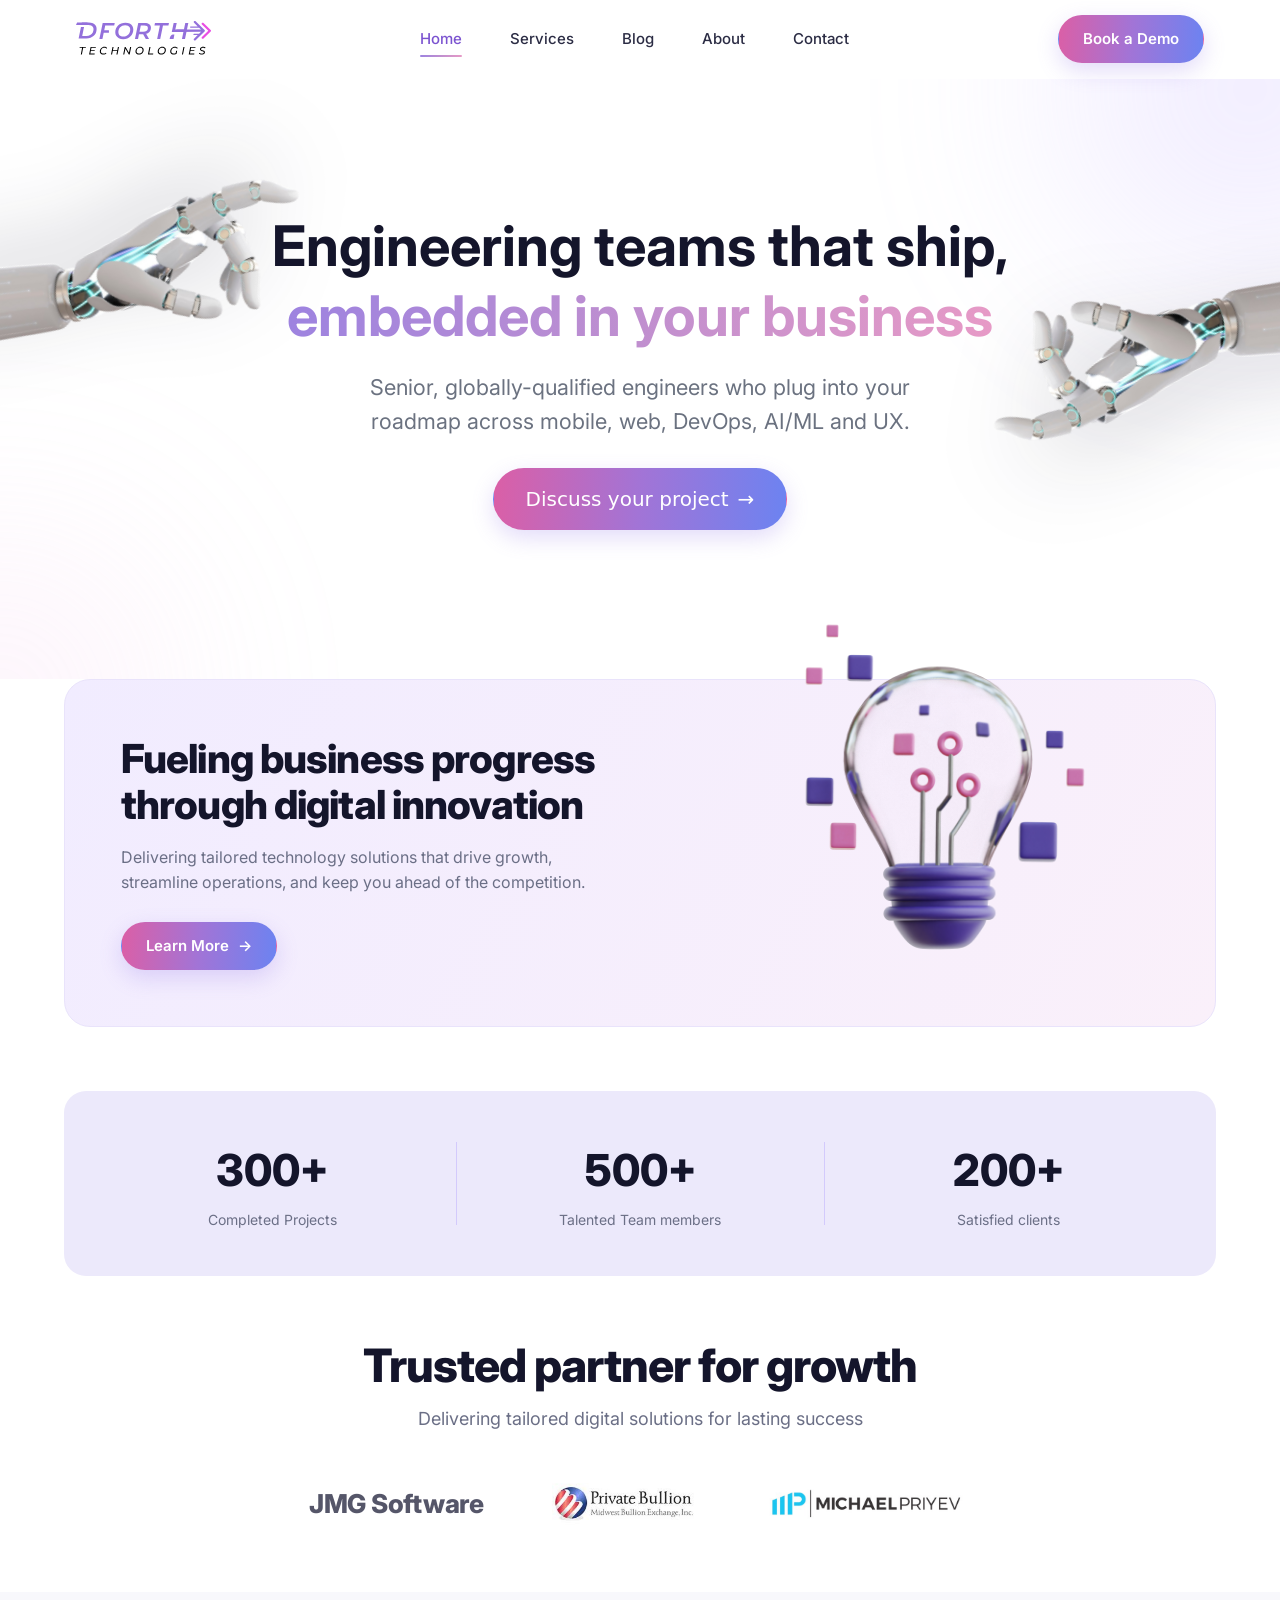
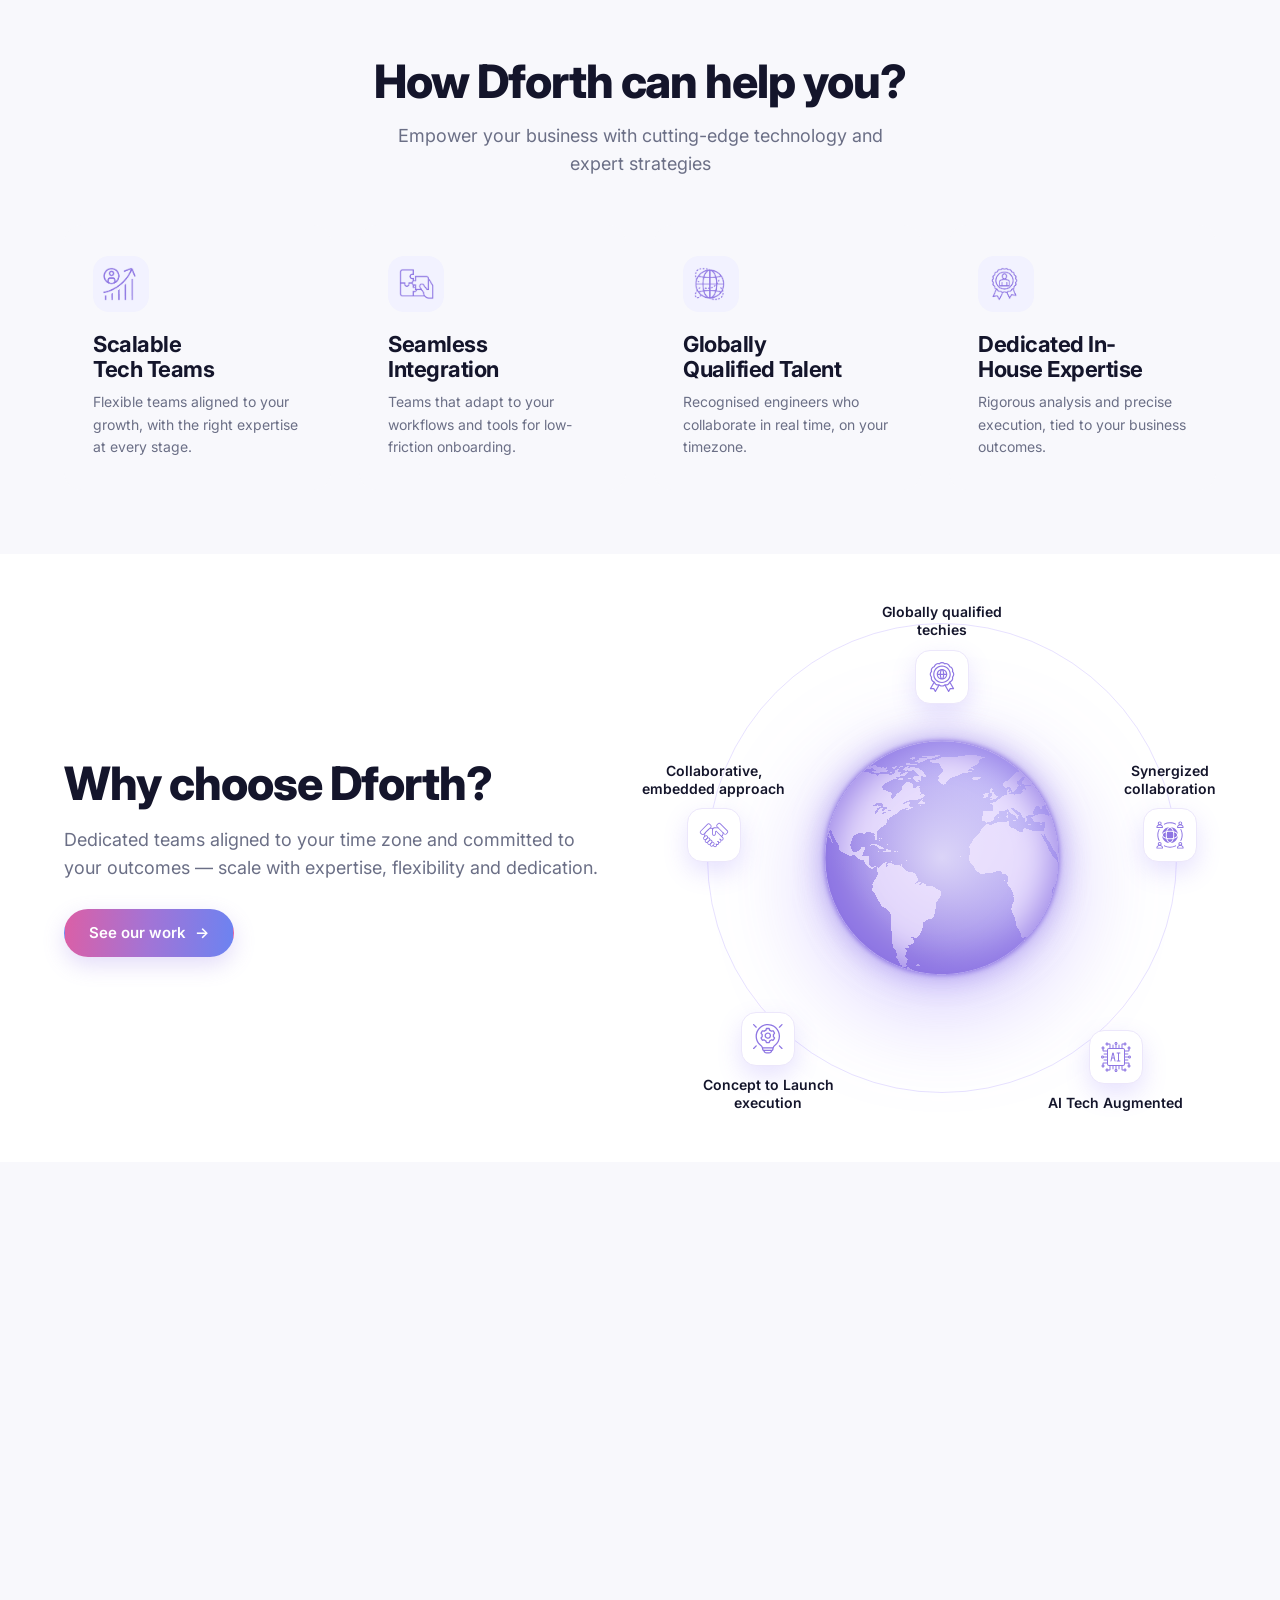
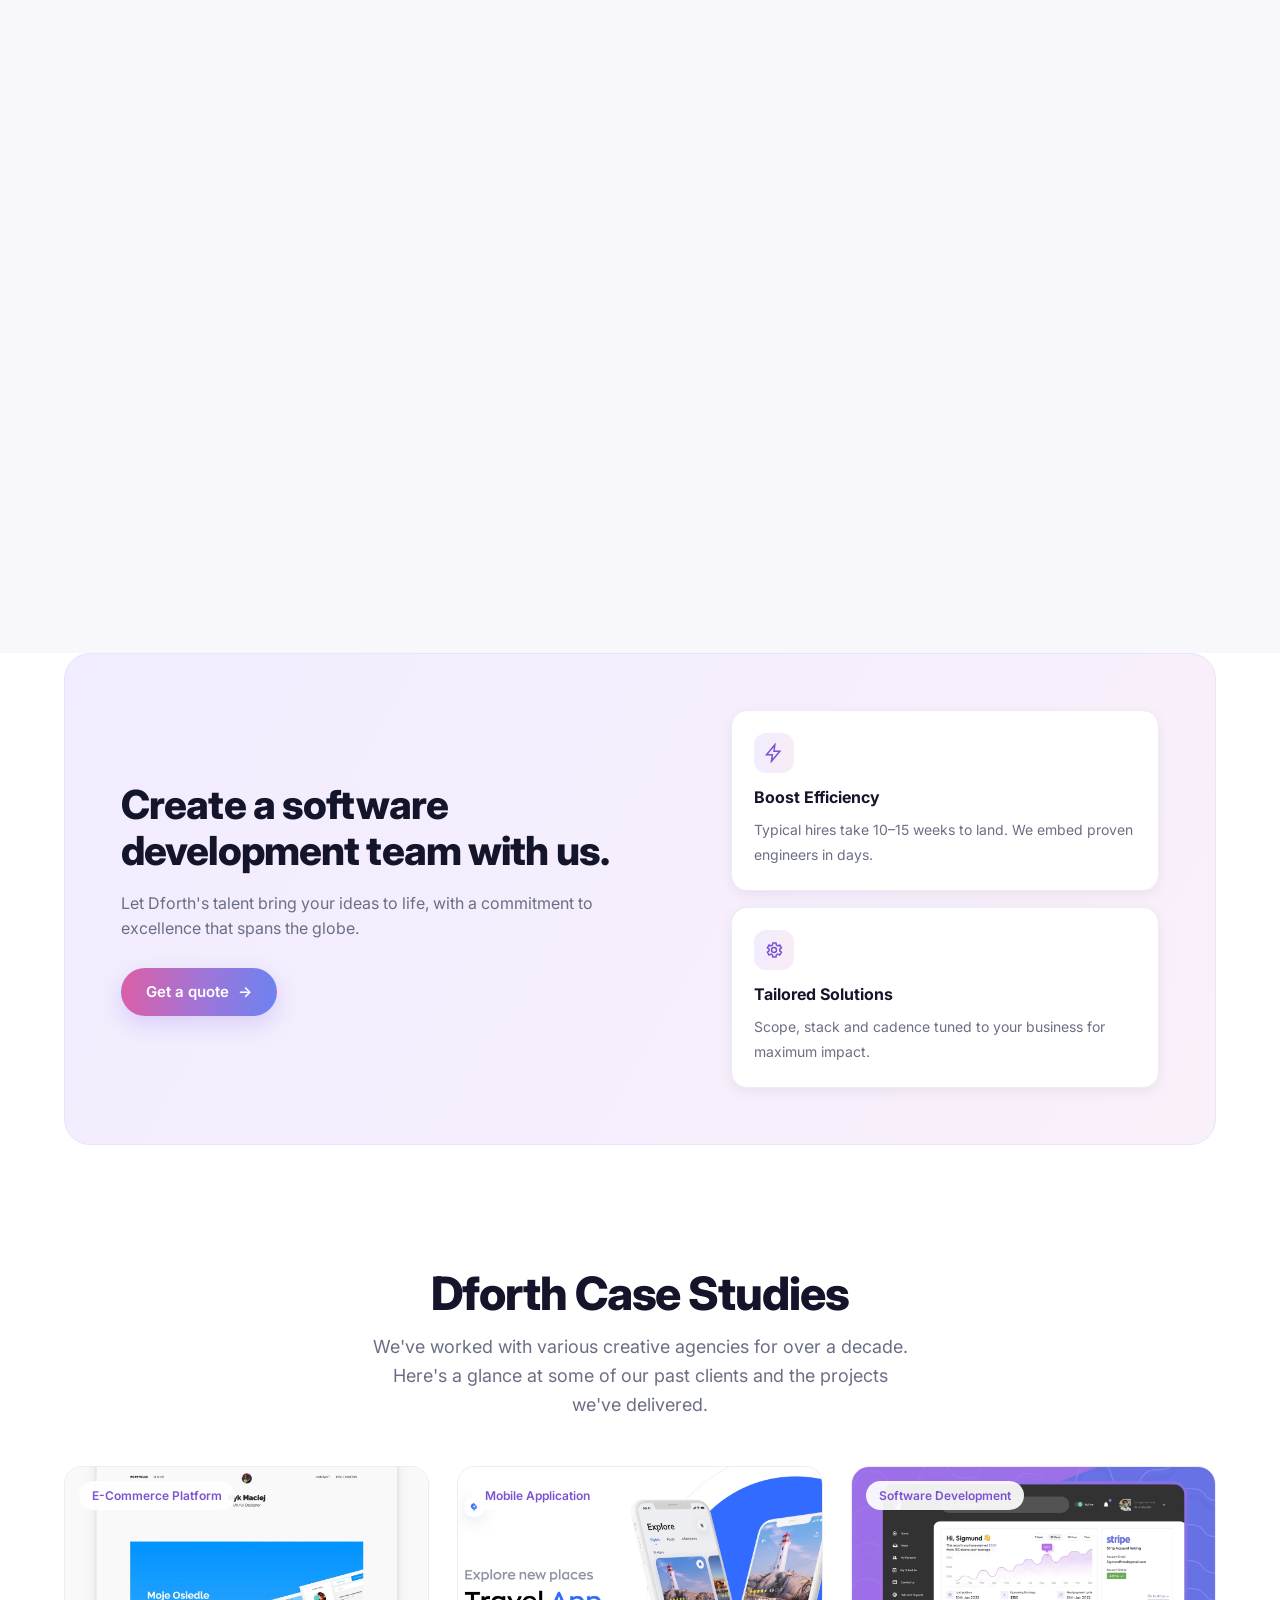
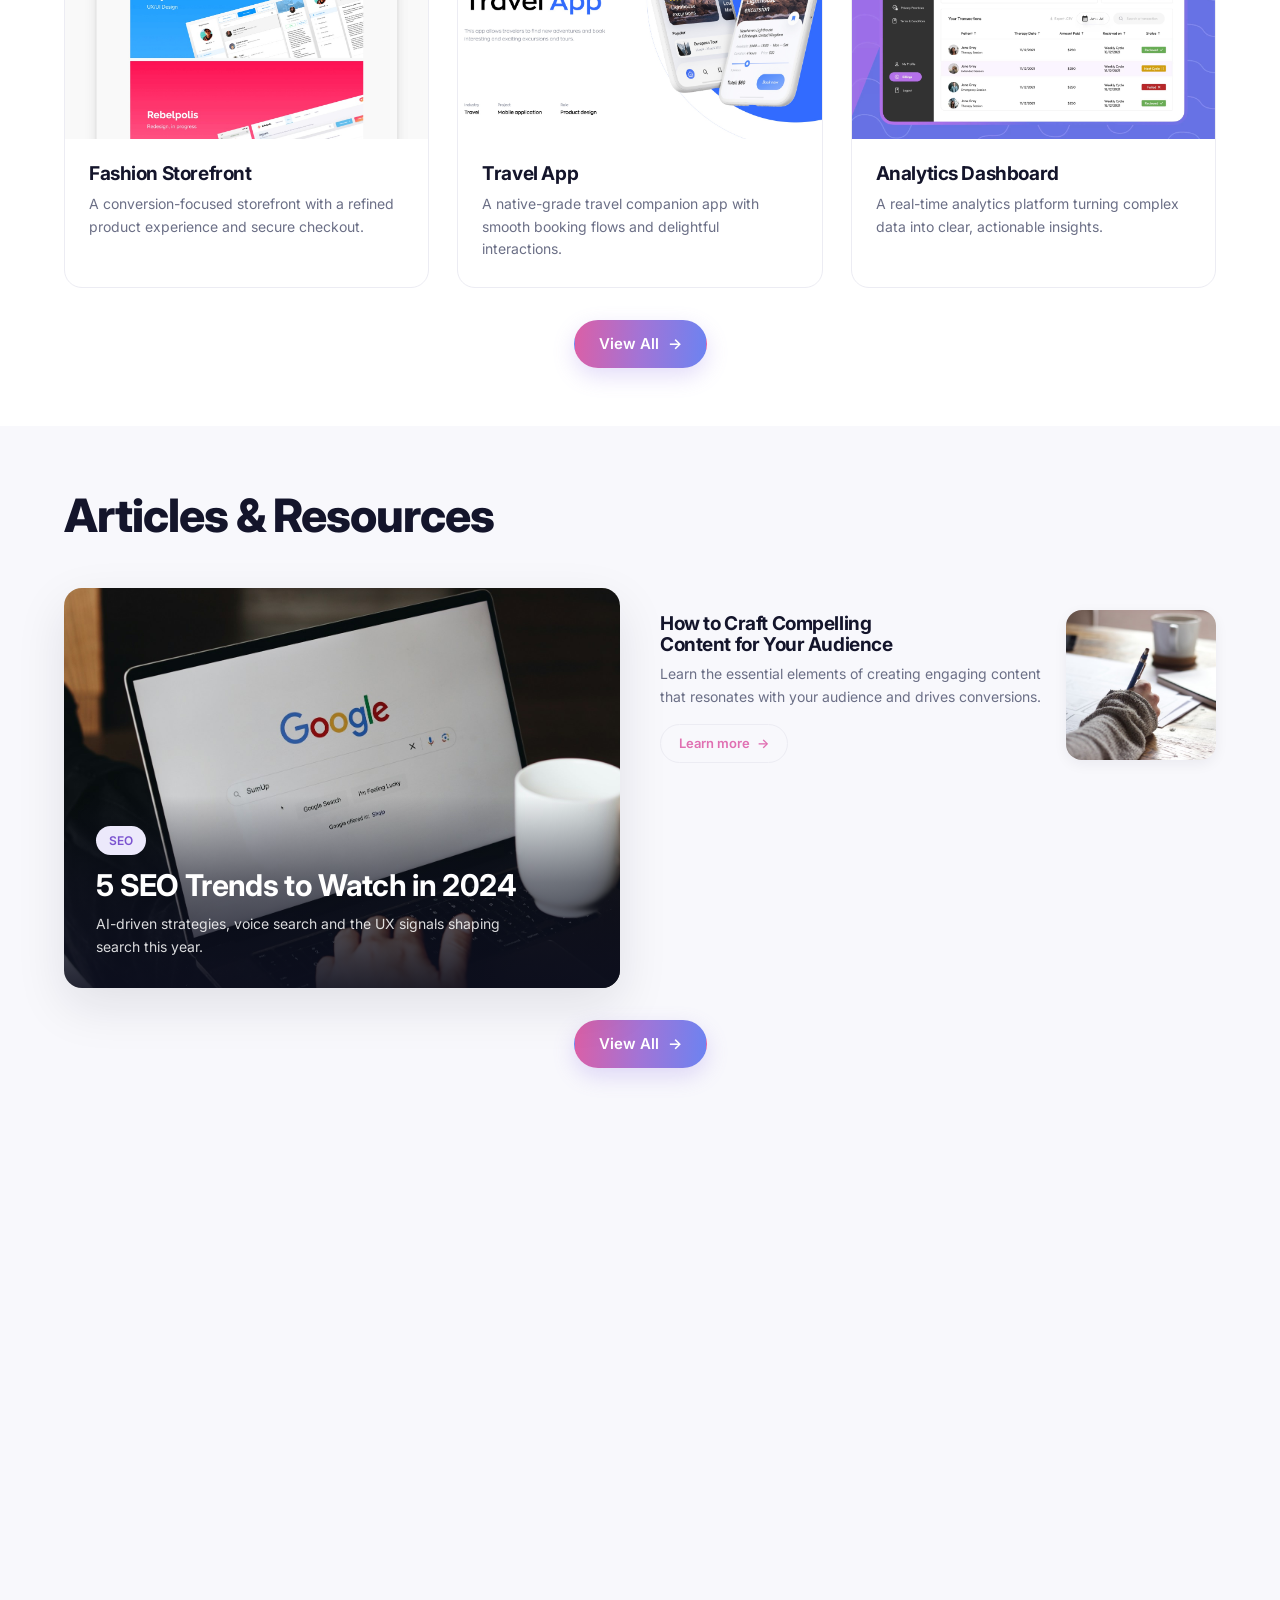
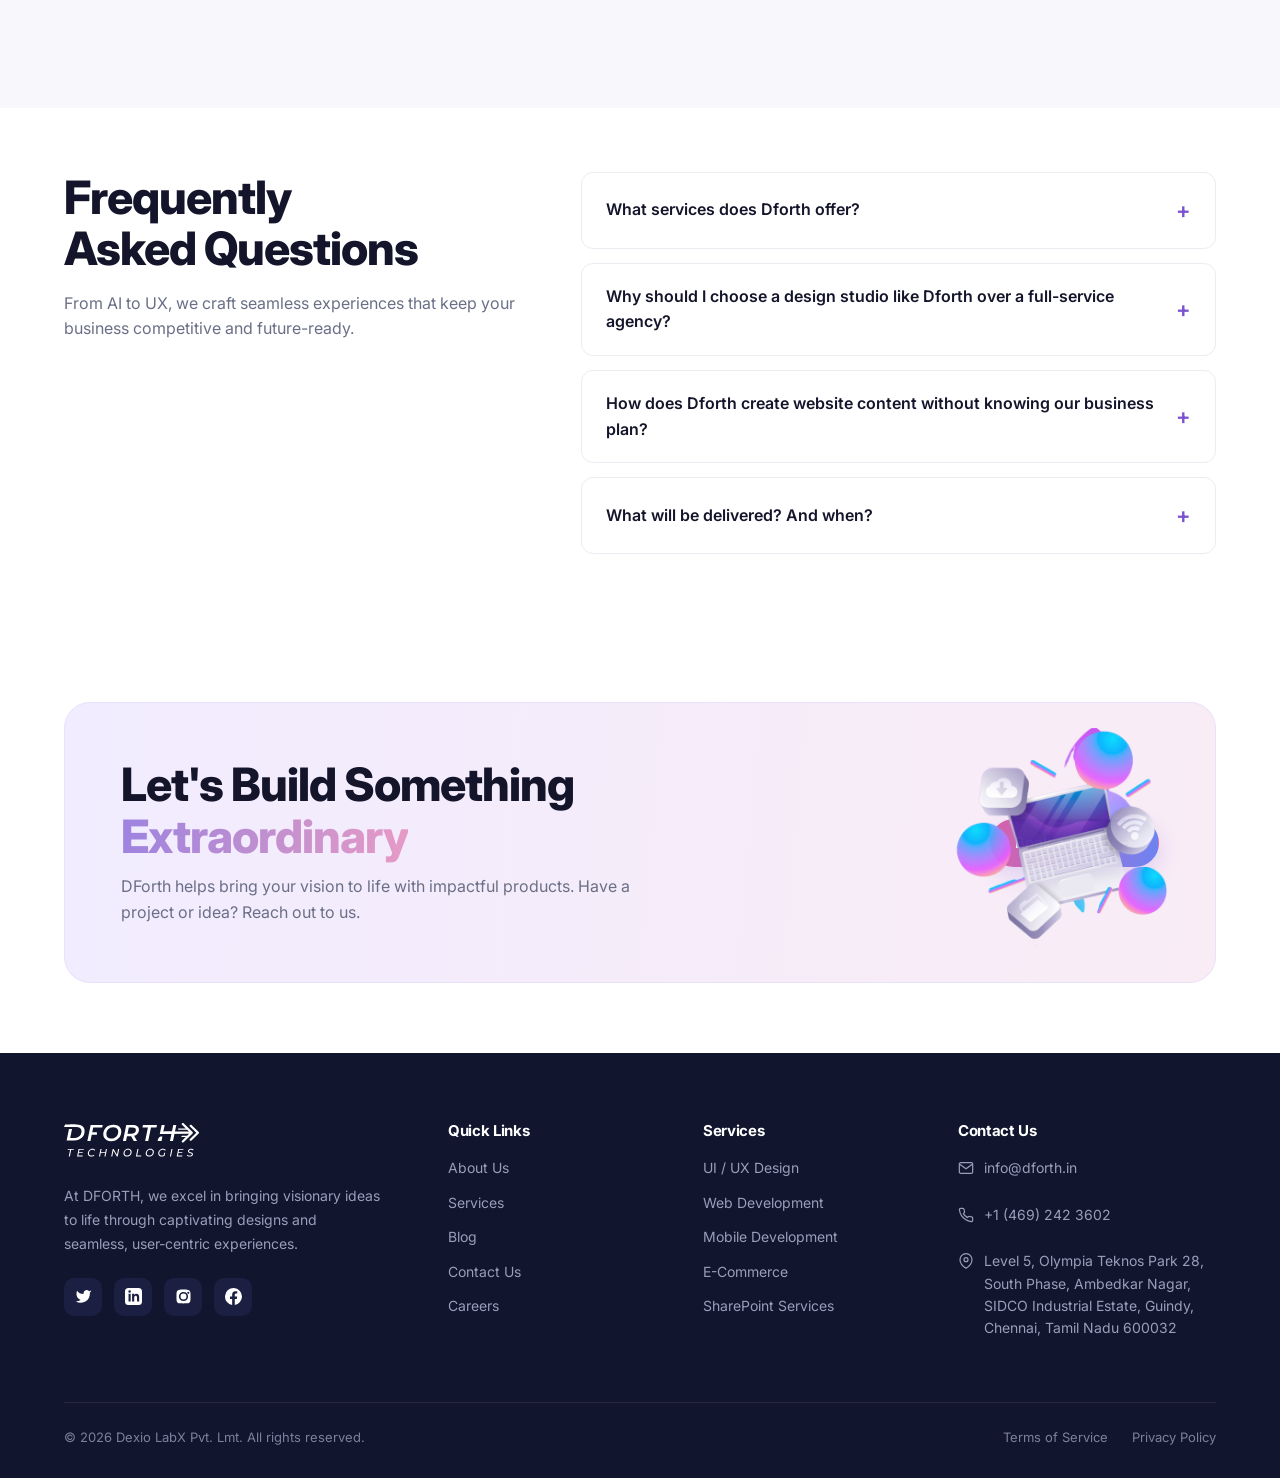
<file: index.html>
<!DOCTYPE html>
<html lang="en">
<head>
  <meta charset="UTF-8" />
  <meta name="viewport" content="width=device-width, initial-scale=1.0" />
  <title>DFORTH Technologies — Dedicated Tech Professionals for Your Business</title>
  <meta name="description" content="DFORTH Technologies empowers your business with the right choices of dedicated tech professionals — scalable teams, mobile & web development, DevOps, AI/ML and UX services." />
  <link rel="preconnect" href="https://fonts.googleapis.com" />
  <link rel="preconnect" href="https://fonts.gstatic.com" crossorigin />
  <link href="https://fonts.googleapis.com/css2?family=Inter:ital,wght@0,400;0,500;0,600;0,700;0,800;0,900;1,700;1,800&display=swap" rel="stylesheet" />
  <link rel="stylesheet" href="assets/css/styles.css" />
</head>
<body>

  <!-- ===== NAV ===== -->
  <header class="nav">
    <div class="container nav__inner">
      <a href="index.html" class="logo logo--dark" aria-label="DFORTH Technologies home">
        <img class="logo__full" src="assets/img/logo-full.svg" alt="DFORTH Technologies" />
      </a>
      <nav class="nav__links">
        <a href="index.html" class="active">Home</a>
        <a href="services.html">Services</a>
        <a href="blog.html">Blog</a>
        <a href="about.html">About</a>
        <a href="contact.html">Contact</a>
        <a href="contact.html" class="btn btn--grad">Book a Demo</a>
      </nav>
      <div class="nav__cta">
        <a href="contact.html" class="btn btn--grad">Book a Demo</a>
        <button class="nav__burger" aria-label="Toggle menu"><span></span></button>
      </div>
    </div>
  </header>

  <!-- ===== HERO ===== -->
  <section class="hero hero--center">
    <div class="hero__bg"><span class="hero__blob hero__blob--1"></span><span class="hero__blob hero__blob--2"></span></div>
    <div class="hero__hand hero__hand--l" aria-hidden="true">
      <img src="assets/img/hero-hand-right-trim.png" alt="" />
    </div>
    <div class="hero__hand hero__hand--r" aria-hidden="true">
      <img src="assets/img/hero-hand-right-trim.png" alt="" />
    </div>
    <div class="container">
      <div class="hero__inner reveal">
        <h1>Engineering teams that ship,<br><span class="grad-text">embedded in your business</span></h1>
        <p>Senior, globally-qualified engineers who plug into your roadmap across mobile, web, DevOps, AI/ML and UX.</p>
        <a href="contact.html" class="btn btn--grad">Discuss your project <span class="arrow">→</span></a>
      </div>
    </div>
  </section>

  <!-- ===== INNOVATION PROMO ===== -->
  <section class="section" style="padding-top:0">
    <div class="container">
      <div class="promo reveal">
        <div>
          <h2>Fueling business progress through digital innovation</h2>
          <p>Delivering tailored technology solutions that drive growth, streamline operations, and keep you ahead of the competition.</p>
          <a href="services.html" class="btn btn--grad">Learn More <span class="arrow">→</span></a>
        </div>
        <div class="promo__art" aria-hidden="true">
          <img src="assets/img/illus-lightbulb.png" alt="" width="660" height="660" />
        </div>
      </div>
    </div>
  </section>

  <!-- ===== STAT BAR ===== -->
  <section class="section" style="padding-top:0;padding-bottom:0">
    <div class="container">
      <div class="statbar reveal">
        <div><div class="num" data-count="300" data-suffix="+">0+</div><div class="lbl">Completed Projects</div></div>
        <div><div class="num" data-count="500" data-suffix="+">0+</div><div class="lbl">Talented Team members</div></div>
        <div><div class="num" data-count="200" data-suffix="+">0+</div><div class="lbl">Satisfied clients</div></div>
      </div>
    </div>
  </section>

  <!-- ===== TRUSTED PARTNER ===== -->
  <section class="section">
    <div class="container">
      <div class="section-head center reveal">
        <h2>Trusted partner for growth</h2>
        <p class="lead">Delivering tailored digital solutions for lasting success</p>
      </div>
      <div class="trust" style="border:none;padding:0">
        <div class="trust__row">
          <span class="trust__name">JMG Software</span>
          <img src="assets/img/logo-private-bullion-trim.png" alt="Private Bullion" />
          <img src="assets/img/logo-michael-priyev-trim.png" alt="Michael Priyev" />
        </div>
      </div>
    </div>
  </section>

  <!-- ===== HOW DFORTH CAN HELP ===== -->
  <section class="section section--alt">
    <div class="container">
      <div class="section-head center reveal">
        <h2>How Dforth can help you?</h2>
        <p class="lead">Empower your business with cutting-edge technology and expert strategies</p>
      </div>
      <div class="cards cards--4">
        <article class="card card--soft reveal">
          <div class="card__ic card__ic--img"><img src="assets/img/help-scalable.png" alt="" /></div>
          <h3>Scalable Tech Teams</h3>
          <p>Flexible teams aligned to your growth, with the right expertise at every stage.</p>
        </article>
        <article class="card card--soft reveal">
          <div class="card__ic card__ic--img"><img src="assets/img/help-integration.png" alt="" /></div>
          <h3>Seamless Integration</h3>
          <p>Teams that adapt to your workflows and tools for low-friction onboarding.</p>
        </article>
        <article class="card card--soft reveal">
          <div class="card__ic card__ic--img"><img src="assets/img/help-global.png" alt="" /></div>
          <h3>Globally Qualified Talent</h3>
          <p>Recognised engineers who collaborate in real time, on your timezone.</p>
        </article>
        <article class="card card--soft reveal">
          <div class="card__ic card__ic--img"><img src="assets/img/help-expertise.png" alt="" /></div>
          <h3>Dedicated In-House Expertise</h3>
          <p>Rigorous analysis and precise execution, tied to your business outcomes.</p>
        </article>
      </div>
    </div>
  </section>

  <!-- ===== WHY CHOOSE DFORTH ===== -->
  <section class="section">
    <div class="container">
      <div class="why">
        <div class="reveal">
          <h2>Why choose Dforth?</h2>
          <p class="lead">Dedicated teams aligned to your time zone and committed to your outcomes — scale with expertise, flexibility and dedication.</p>
          <a href="contact.html" class="btn btn--grad">See our work <span class="arrow">→</span></a>
        </div>
        <div class="why__globe reveal">
          <span class="why__ring"></span>
          <span class="why__sphere-wrap"><img class="why__sphere" src="assets/img/globe.svg" alt="Global network of professionals" width="300" height="300" /></span>
          <div class="why__tag t1"><span class="why__ic"><img src="assets/img/icon-worldwide.svg" alt="" /></span><span class="why__lbl">Globally qualified techies</span></div>
          <div class="why__tag t2"><span class="why__ic"><img src="assets/img/icon-handshake.svg" alt="" /></span><span class="why__lbl">Collaborative, embedded approach</span></div>
          <div class="why__tag t3"><span class="why__ic"><img src="assets/img/icon-community.svg" alt="" /></span><span class="why__lbl">Synergized collaboration</span></div>
          <div class="why__tag t4"><span class="why__ic"><img src="assets/img/icon-bulb.svg" alt="" /></span><span class="why__lbl">Concept to Launch execution</span></div>
          <div class="why__tag t5"><span class="why__ic"><img src="assets/img/icon-microchip.svg" alt="" /></span><span class="why__lbl">AI Tech Augmented</span></div>
        </div>
      </div>
    </div>
  </section>

  <!-- ===== CENTRALIZED HUB / SERVICES ===== -->
  <section class="section section--alt">
    <div class="container">
      <div class="section-head center reveal">
        <h2>A Centralized Hub for End-to-End Tech Solutions</h2>
        <p class="lead">Empower your business with cutting-edge technology and expert strategies</p>
      </div>

      <!-- Mobile App Development -->
      <div class="frow reveal">
        <div class="frow__media"><img src="assets/img/svc-mobile.jpeg" alt="Mobile app development on a smartphone" /></div>
        <div>
          <span class="eyebrow-text">High-performance mobile apps</span>
          <h3>Mobile App Development</h3>
          <p>Native and cross-platform apps built for performance and clean UX.</p>
          <div class="tech-icons"><img src="assets/img/tech-react.png" alt="React" /><img src="assets/img/tech-flutter.png" alt="Flutter" /><img src="assets/img/tech-js.png" alt="JavaScript" /><img src="assets/img/tech-slack.png" alt="Slack" /></div>
        </div>
      </div>

      <!-- DevOps -->
      <div class="frow frow--rev reveal">
        <div class="frow__media"><img src="assets/img/svc-devops.jpeg" alt="DevOps and cloud infrastructure" /></div>
        <div>
          <span class="eyebrow-text">Faster, safer releases</span>
          <h3>DevOps</h3>
          <p>CI/CD, automation and infrastructure-as-code that shorten release cycles.</p>
          <div class="tech-icons"><img src="assets/img/tech-python.png" alt="Python" /><img src="assets/img/tech-intellij.png" alt="IntelliJ IDEA" /><img src="assets/img/tech-vscode.png" alt="VS Code" /><img src="assets/img/tech-slack.png" alt="Slack" /></div>
        </div>
      </div>

      <!-- Website Development -->
      <div class="frow reveal">
        <div class="frow__media"><img src="assets/img/svc-website.jpeg" alt="Website development on a laptop" /></div>
        <div>
          <span class="eyebrow-text">Dynamic, SEO-focused websites</span>
          <h3>Website Development</h3>
          <p>Fast, responsive, SEO-ready sites on modern frameworks.</p>
          <div class="tech-icons"><img src="assets/img/tech-html.png" alt="HTML5" /><img src="assets/img/tech-css.png" alt="CSS3" /><img src="assets/img/tech-js.png" alt="JavaScript" /><img src="assets/img/tech-vscode.png" alt="VS Code" /></div>
        </div>
      </div>

      <!-- AI and Machine Learning -->
      <div class="frow frow--rev reveal">
        <div class="frow__media"><img src="assets/img/svc-ai.jpeg" alt="AI and machine learning" /></div>
        <div>
          <span class="eyebrow-text">Create intelligent, data-driven solutions</span>
          <h3>AI and Machine Learning</h3>
          <p>Predictive models, NLP and automation that turn data into decisions.</p>
          <div class="tech-icons"><img src="assets/img/tech-python.png" alt="Python" /><img src="assets/img/tech-react.png" alt="React" /><img src="assets/img/tech-js.png" alt="JavaScript" /></div>
        </div>
      </div>

      <!-- UX Services -->
      <div class="frow reveal">
        <div class="frow__media"><img src="assets/img/svc-ux.jpeg" alt="UX design and prototyping" /></div>
        <div>
          <span class="eyebrow-text">Research-led product design</span>
          <h3>UX Services</h3>
          <p>Research-led design that makes products intuitive to use.</p>
          <div class="tech-icons"><img src="assets/img/tech-vscode.png" alt="VS Code" /><img src="assets/img/tech-flutter.png" alt="Flutter" /><img src="assets/img/tech-react.png" alt="React" /></div>
        </div>
      </div>
    </div>
  </section>

  <!-- ===== CREATE A TEAM PROMO ===== -->
  <section class="section" style="padding-top:0">
    <div class="container">
      <div class="promo reveal">
        <div>
          <h2>Create a software development team with us.</h2>
          <p>Let Dforth's talent bring your ideas to life, with a commitment to excellence that spans the globe.</p>
          <a href="contact.html" class="btn btn--grad">Get a quote <span class="arrow">→</span></a>
        </div>
        <div class="promo__boxes">
          <div class="promo__box">
            <div class="ic"><svg viewBox="0 0 24 24" fill="none" stroke-width="1.8"><path d="M13 2L3 14h7l-1 8 10-12h-7z"/></svg></div>
            <strong>Boost Efficiency</strong>
            <span>Typical hires take 10–15 weeks to land. We embed proven engineers in days.</span>
          </div>
          <div class="promo__box">
            <div class="ic"><svg viewBox="0 0 24 24" fill="none" stroke-width="1.8"><circle cx="12" cy="12" r="3"/><path d="M19 12a7 7 0 0 0-.1-1l2-1.6-2-3.4-2.4 1a7 7 0 0 0-1.7-1l-.4-2.5H10.6l-.4 2.5a7 7 0 0 0-1.7 1l-2.4-1-2 3.4 2 1.6a7 7 0 0 0 0 2l-2 1.6 2 3.4 2.4-1a7 7 0 0 0 1.7 1l.4 2.5h3.8l.4-2.5a7 7 0 0 0 1.7-1l2.4 1 2-3.4-2-1.6a7 7 0 0 0 .1-1z"/></svg></div>
            <strong>Tailored Solutions</strong>
            <span>Scope, stack and cadence tuned to your business for maximum impact.</span>
          </div>
        </div>
      </div>
    </div>
  </section>

  <!-- ===== CASE STUDIES ===== -->
  <section class="section section--snug">
    <div class="container">
      <div class="section-head center reveal">
        <h2>Dforth Case Studies</h2>
        <p class="lead">We've worked with various creative agencies for over a decade. Here's a glance at some of our past clients and the projects we've delivered.</p>
      </div>
      <div class="case-grid">
        <article class="case reveal">
          <div class="case__media"><span class="tag">E-Commerce Platform</span><img src="assets/img/case-nike.jpeg" alt="Fashion e-commerce storefront" /></div>
          <div class="case__body"><h3>Fashion Storefront</h3><p>A conversion-focused storefront with a refined product experience and secure checkout.</p></div>
        </article>
        <article class="case reveal">
          <div class="case__media"><span class="tag">Mobile Application</span><img src="assets/img/case-travel.jpeg" alt="Travel app" /></div>
          <div class="case__body"><h3>Travel App</h3><p>A native-grade travel companion app with smooth booking flows and delightful interactions.</p></div>
        </article>
        <article class="case reveal">
          <div class="case__media"><span class="tag">Software Development</span><img src="assets/img/case-analytics.jpeg" alt="Analytics dashboard" /></div>
          <div class="case__body"><h3>Analytics Dashboard</h3><p>A real-time analytics platform turning complex data into clear, actionable insights.</p></div>
        </article>
      </div>
      <div class="center-actions"><a href="services.html" class="btn btn--grad">View All <span class="arrow">→</span></a></div>
    </div>
  </section>

  <!-- ===== ARTICLES & RESOURCES ===== -->
  <section class="section section--alt">
    <div class="container">
      <div class="section-head reveal"><h2>Articles &amp; Resources</h2></div>
      <div class="articles-split">
        <a href="blog-detail.html" class="feature-card reveal">
          <img src="assets/img/blog-seo.jpeg" alt="5 SEO Trends to Watch in 2024" />
          <div class="feature-card__overlay">
            <span class="tag">SEO</span>
            <h3>5 SEO Trends to Watch in 2024</h3>
            <p>AI-driven strategies, voice search and the UX signals shaping search this year.</p>
          </div>
        </a>
        <div class="articles-list">
          <article class="bcard reveal">
            <div class="bcard__body">
              <h3>How to Craft Compelling Content for Your Audience</h3>
              <p>Learn the essential elements of creating engaging content that resonates with your audience and drives conversions.</p>
              <a href="blog-detail.html" class="read-pill">Learn more <span class="arrow">→</span></a>
            </div>
            <a href="blog-detail.html" class="bcard__media"><img src="assets/img/blog-content.jpeg" alt="Compelling content" /></a>
          </article>
          <article class="bcard reveal">
            <div class="bcard__body">
              <h3>The Role of Social Media in Digital Marketing</h3>
              <p>Discover how social-media platforms can enhance brand visibility and customer engagement in your digital marketing strategies.</p>
              <a href="blog-detail.html" class="read-pill">Learn more <span class="arrow">→</span></a>
            </div>
            <a href="blog-detail.html" class="bcard__media"><img src="assets/img/blog-social.jpeg" alt="Social media marketing" /></a>
          </article>
        </div>
      </div>
      <div class="center-actions"><a href="blog.html" class="btn btn--grad">View All <span class="arrow">→</span></a></div>
    </div>
  </section>

  <!-- ===== TESTIMONIALS ===== -->
  <section class="section testi">
    <div class="container">
      <div class="section-head center reveal">
        <span class="eyebrow testi__badge">Clients testimonial</span>
        <h2>What Our Clients Say About Us</h2>
      </div>
      <div class="quotes">
        <figure class="quote reveal"><div class="quote__stars">★★★★★</div><p>"They did exactly what they said they would. The result was clean, fast and exactly what we needed."</p><figcaption class="quote__who"><span class="quote__av"><img src="assets/img/avatar-2.jpeg" alt="Daniel" /></span><div><strong>Daniel</strong><span>Product Lead</span></div></figcaption></figure>
        <figure class="quote reveal"><div class="quote__stars">★★★★★</div><p>"The work exceeded our expectations and the team integrated with ours from day one."</p><figcaption class="quote__who"><span class="quote__av"><img src="assets/img/avatar-1.jpeg" alt="Samyuktha" /></span><div><strong>Samyuktha</strong><span>Engineering Manager</span></div></figcaption></figure>
        <figure class="quote reveal"><div class="quote__stars">★★★★★</div><p>"Senior people, clear communication and delivery we could plan around. We'd work with them again."</p><figcaption class="quote__who"><span class="quote__av"><img src="assets/img/avatar-3.jpeg" alt="Joshua" /></span><div><strong>Joshua</strong><span>Founder</span></div></figcaption></figure>
      </div>
    </div>
  </section>

  <!-- ===== FAQ ===== -->
  <section class="section">
    <div class="container">
      <div class="faq-split">
        <div class="faq-split__intro reveal">
          <h2>Frequently Asked Questions</h2>
          <p>From AI to UX, we craft seamless experiences that keep your business competitive and future-ready.</p>
        </div>
        <div class="faq reveal">
          <div class="faq__item">
            <button class="faq__q">What services does Dforth offer? <span class="pm">+</span></button>
            <div class="faq__a"><p>We provide end-to-end technology services — dedicated tech teams, mobile and web development, DevOps, AI/ML solutions and UX design — tailored to your business goals.</p></div>
          </div>
          <div class="faq__item">
            <button class="faq__q">Why should I choose a design studio like Dforth over a full-service agency? <span class="pm">+</span></button>
            <div class="faq__a"><p>Our focused, senior teams move faster and more flexibly than large agencies, while integrating seamlessly with your existing operations and timezone.</p></div>
          </div>
          <div class="faq__item">
            <button class="faq__q">How does Dforth create website content without knowing our business plan? <span class="pm">+</span></button>
            <div class="faq__a"><p>We begin every engagement with a discovery phase — understanding your goals, users and market — so everything we build is grounded in your strategy.</p></div>
          </div>
          <div class="faq__item">
            <button class="faq__q">What will be delivered? And when? <span class="pm">+</span></button>
            <div class="faq__a"><p>You'll receive clear milestones, regular demos and a defined delivery timeline agreed up front, so you always know what's coming and when.</p></div>
          </div>
        </div>
      </div>
    </div>
  </section>

  <!-- ===== CTA ===== -->
  <section class="cta-band">
    <div class="container">
      <div class="cta-band__box reveal">
        <div>
          <h2>Let's Build Something <span class="grad-text">Extraordinary</span></h2>
          <p>DForth helps bring your vision to life with impactful products. Have a project or idea? Reach out to us.</p>
        </div>
        <a href="contact.html" class="btn btn--grad">Book a Demo <span class="arrow">→</span></a>
        <div class="cta-band__art">
          <img src="assets/img/illus-laptop.png" alt="" />
        </div>
      </div>
    </div>
  </section>

  <!-- ===== FOOTER ===== -->
  <footer class="footer">
    <div class="container">
      <div class="footer__grid">
        <div class="footer__about">
          <a href="index.html" class="logo logo--light" aria-label="DFORTH Technologies home">
            <img class="logo__full" src="assets/img/logo-full.svg" alt="DFORTH Technologies" />
          </a>
          <p>At DFORTH, we excel in bringing visionary ideas to life through captivating designs and seamless, user-centric experiences.</p>
          <div class="socials">
            <a href="#" aria-label="Twitter"><svg viewBox="0 0 24 24"><path d="M23 3a10.9 10.9 0 0 1-3.14 1.53 4.48 4.48 0 0 0-7.86 3v1A10.66 10.66 0 0 1 3 4s-4 9 5 13a11.64 11.64 0 0 1-7 2c9 5 20 0 20-11.5a4.5 4.5 0 0 0-.08-.83A7.72 7.72 0 0 0 23 3z"/></svg></a>
            <a href="#" aria-label="LinkedIn"><svg viewBox="0 0 24 24"><path d="M19 0h-14a5 5 0 0 0-5 5v14a5 5 0 0 0 5 5h14a5 5 0 0 0 5-5v-14a5 5 0 0 0-5-5zM8 19H5V8h3zM6.5 6.7a1.8 1.8 0 1 1 0-3.6 1.8 1.8 0 0 1 0 3.6zM20 19h-3v-5.6c0-3.4-4-3.1-4 0V19h-3V8h3v1.8c1.4-2.6 7-2.8 7 2.5z"/></svg></a>
            <a href="#" aria-label="Instagram"><svg viewBox="0 0 24 24"><path d="M12 2.2c3.2 0 3.6 0 4.9.1 3.3.1 4.8 1.7 4.9 4.9.1 1.3.1 1.6.1 4.8s0 3.5-.1 4.8c-.1 3.2-1.6 4.8-4.9 4.9-1.3.1-1.6.1-4.9.1s-3.6 0-4.9-.1c-3.3-.2-4.8-1.7-4.9-4.9-.1-1.3-.1-1.6-.1-4.8s0-3.5.1-4.8C2.3 4 3.8 2.4 7.1 2.3 8.4 2.2 8.8 2.2 12 2.2zm0 3.3a6.5 6.5 0 1 0 0 13 6.5 6.5 0 0 0 0-13zm0 10.7a4.2 4.2 0 1 1 0-8.4 4.2 4.2 0 0 1 0 8.4zm6.8-10.9a1.5 1.5 0 1 0 0 3 1.5 1.5 0 0 0 0-3z"/></svg></a>
            <a href="#" aria-label="Facebook"><svg viewBox="0 0 24 24"><path d="M24 12a12 12 0 1 0-13.9 11.9v-8.4H7v-3.5h3.1V9.4c0-3 1.8-4.7 4.5-4.7 1.3 0 2.7.2 2.7.2v3h-1.5c-1.5 0-2 .9-2 1.9v2.2h3.4l-.5 3.5h-2.9v8.4A12 12 0 0 0 24 12z"/></svg></a>
          </div>
        </div>
        <div class="footer__col">
          <h4>Quick Links</h4>
          <a href="about.html">About Us</a>
          <a href="services.html">Services</a>
          <a href="blog.html">Blog</a>
          <a href="contact.html">Contact Us</a>
          <a href="contact.html">Careers</a>
        </div>
        <div class="footer__col">
          <h4>Services</h4>
          <a href="services.html">UI / UX Design</a>
          <a href="services.html">Web Development</a>
          <a href="services.html">Mobile Development</a>
          <a href="services.html">E-Commerce</a>
          <a href="services.html">SharePoint Services</a>
        </div>
        <div class="footer__col footer__contact">
          <h4>Contact Us</h4>
          <ul>
            <li><svg viewBox="0 0 24 24" fill="none" stroke-width="1.8"><rect x="2" y="4" width="20" height="16" rx="2"/><path d="M22 6l-10 7L2 6"/></svg><span><a href="mailto:info@dforth.in">info@dforth.in</a></span></li>
            <li><svg viewBox="0 0 24 24" fill="none" stroke-width="1.8"><path d="M22 16.92v3a2 2 0 0 1-2.18 2 19.8 19.8 0 0 1-8.63-3.07 19.5 19.5 0 0 1-6-6 19.8 19.8 0 0 1-3.07-8.67A2 2 0 0 1 4.11 2h3a2 2 0 0 1 2 1.72c.13.96.36 1.9.7 2.81a2 2 0 0 1-.45 2.11L8.09 9.91a16 16 0 0 0 6 6l1.27-1.27a2 2 0 0 1 2.11-.45c.9.34 1.85.57 2.81.7A2 2 0 0 1 22 16.92z"/></svg><span><a href="tel:+914692423602">+1 (469) 242 3602</a></span></li>
            <li><svg viewBox="0 0 24 24" fill="none" stroke-width="1.8"><path d="M21 10c0 7-9 13-9 13s-9-6-9-13a9 9 0 0 1 18 0z"/><circle cx="12" cy="10" r="3"/></svg><span>Level 5, Olympia Teknos Park 28, South Phase, Ambedkar Nagar, SIDCO Industrial Estate, Guindy, Chennai, Tamil Nadu 600032</span></li>
          </ul>
        </div>
      </div>
      <div class="footer__bottom">
        <span>© <span data-year>2026</span> Dexio LabX Pvt. Lmt. All rights reserved.</span>
        <div class="footer__legal"><a href="#">Terms of Service</a><a href="#">Privacy Policy</a></div>
      </div>
    </div>
  </footer>

  <script src="assets/js/main.js"></script>
</body>
</html>
</file>
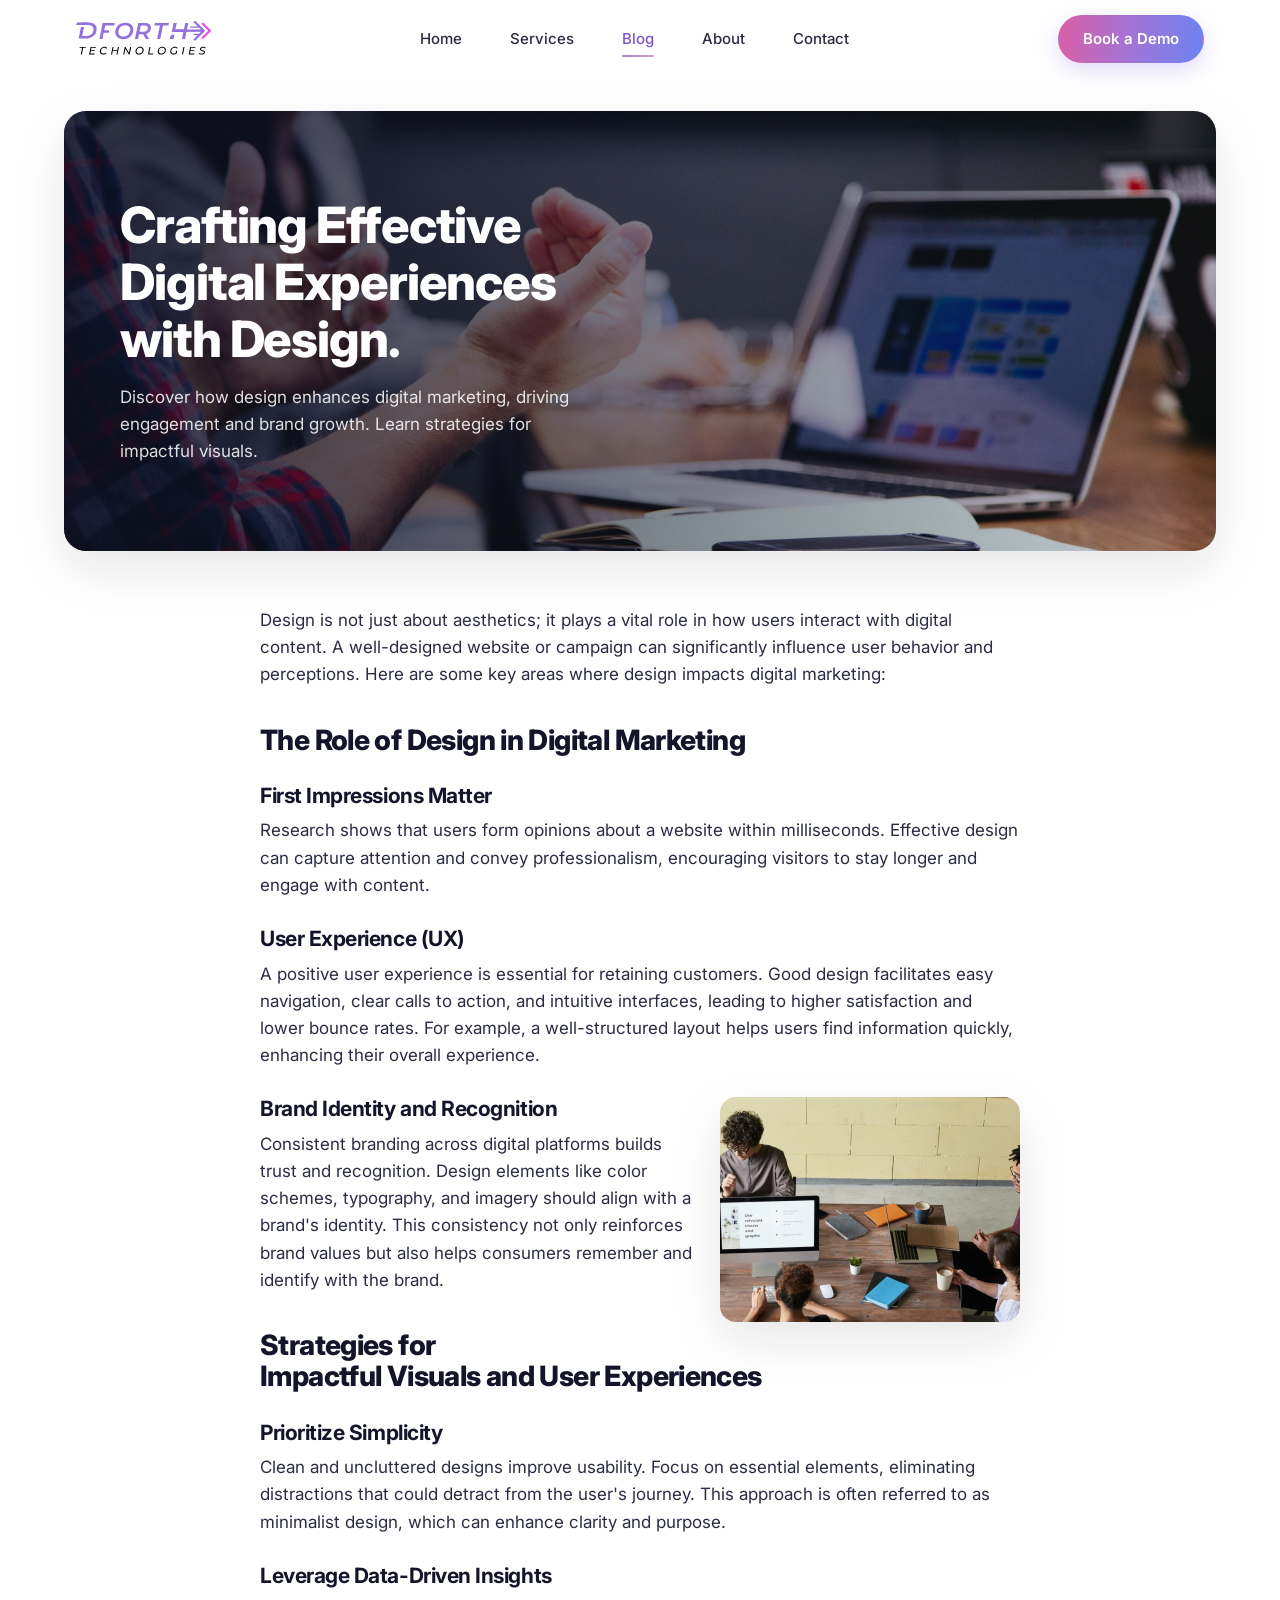
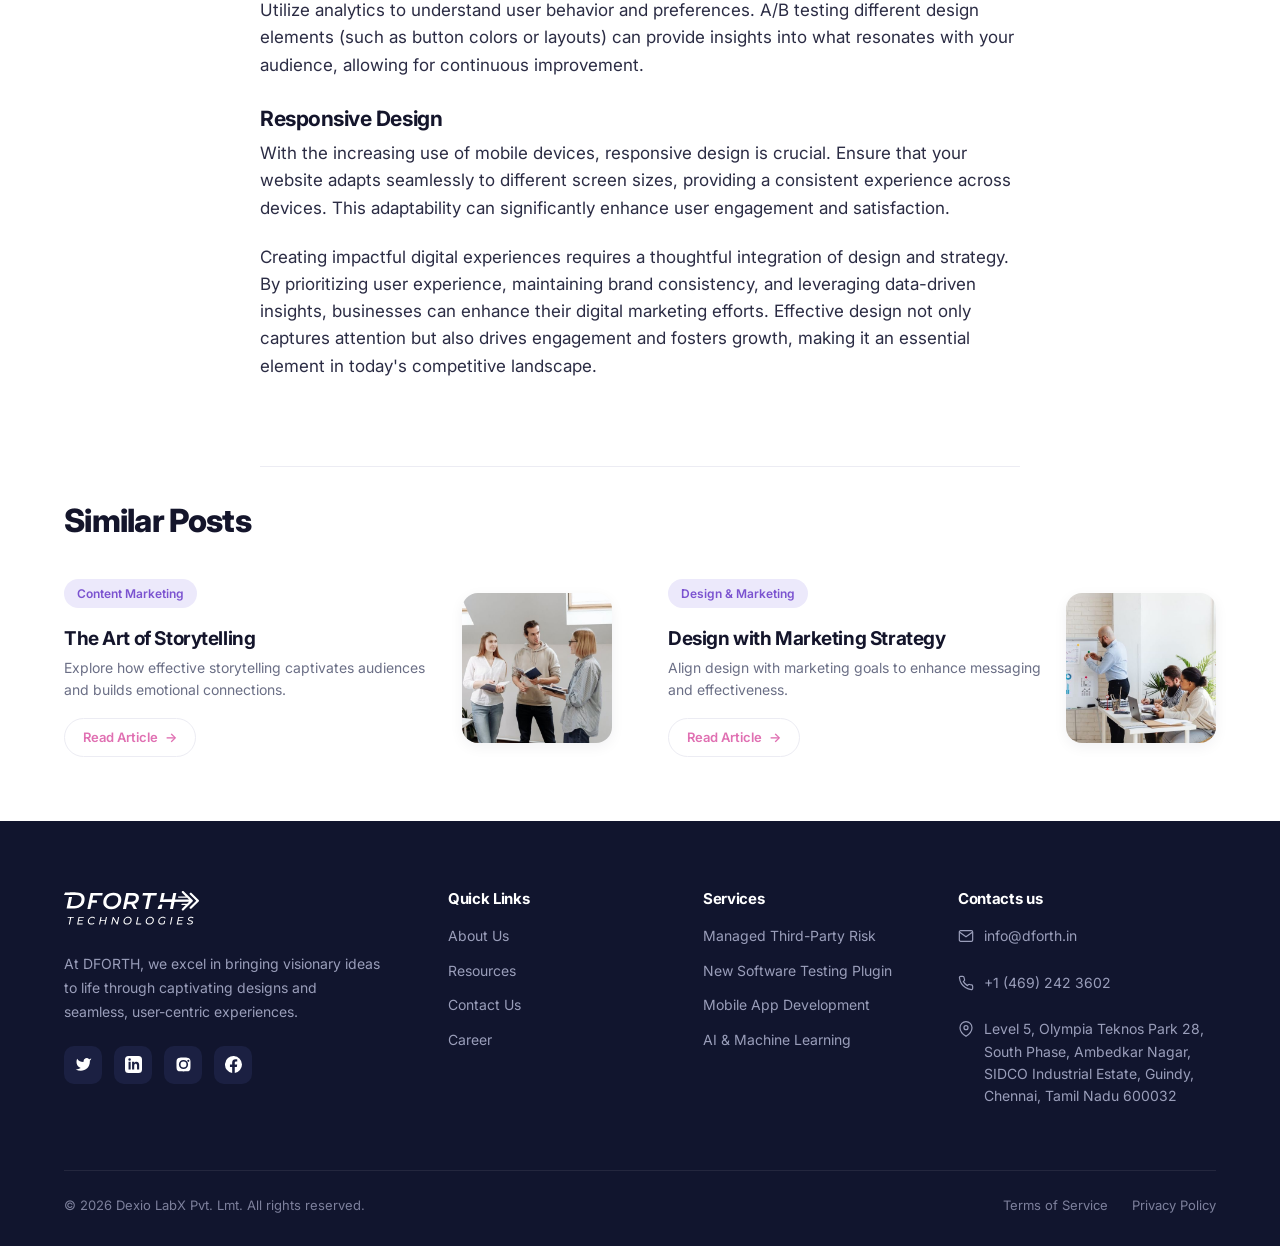
<file: blog-detail.html>
<!DOCTYPE html>
<html lang="en">
<head>
  <meta charset="UTF-8" />
  <meta name="viewport" content="width=device-width, initial-scale=1.0" />
  <title>Crafting Effective Digital Experiences with Design — DFORTH Technologies</title>
  <meta name="description" content="Discover how design enhances digital marketing, driving engagement and brand growth. Learn strategies for impactful visuals and user experiences." />
  <link rel="preconnect" href="https://fonts.googleapis.com" />
  <link rel="preconnect" href="https://fonts.gstatic.com" crossorigin />
  <link href="https://fonts.googleapis.com/css2?family=Inter:ital,wght@0,400;0,500;0,600;0,700;0,800;0,900;1,700;1,800&display=swap" rel="stylesheet" />
  <link rel="stylesheet" href="assets/css/styles.css" />
</head>
<body>

  <!-- ===== NAV ===== -->
  <header class="nav">
    <div class="container nav__inner">
      <a href="index.html" class="logo logo--dark" aria-label="DFORTH Technologies home">
        <img class="logo__full" src="assets/img/logo-full.svg" alt="DFORTH Technologies" />
      </a>
      <nav class="nav__links">
        <a href="index.html">Home</a>
        <a href="services.html">Services</a>
        <a href="blog.html" class="active">Blog</a>
        <a href="about.html">About</a>
        <a href="contact.html">Contact</a>
        <a href="contact.html" class="btn btn--grad">Book a Demo</a>
      </nav>
      <div class="nav__cta">
        <a href="contact.html" class="btn btn--grad">Book a Demo</a>
        <button class="nav__burger" aria-label="Toggle menu"><span></span></button>
      </div>
    </div>
  </header>

  <!-- ===== HERO BANNER ===== -->
  <section class="detail-hero">
    <div class="container">
      <div class="detail-hero__banner reveal">
        <img src="assets/img/blog-feature.jpeg" alt="Crafting effective digital experiences with design" />
        <div class="detail-hero__copy">
          <h1>Crafting Effective Digital Experiences with Design.</h1>
          <p>Discover how design enhances digital marketing, driving engagement and brand growth. Learn strategies for impactful visuals.</p>
        </div>
      </div>
    </div>
  </section>

  <!-- ===== ARTICLE ===== -->
  <article class="section" style="padding-top:56px">
    <div class="container">
      <div class="article">
        <p>Design is not just about aesthetics; it plays a vital role in how users interact with digital content. A well-designed website or campaign can significantly influence user behavior and perceptions. Here are some key areas where design impacts digital marketing:</p>

        <h2>The Role of Design in Digital Marketing</h2>

        <h3>First Impressions Matter</h3>
        <p>Research shows that users form opinions about a website within milliseconds. Effective design can capture attention and convey professionalism, encouraging visitors to stay longer and engage with content.</p>

        <h3>User Experience (UX)</h3>
        <p>A positive user experience is essential for retaining customers. Good design facilitates easy navigation, clear calls to action, and intuitive interfaces, leading to higher satisfaction and lower bounce rates. For example, a well-structured layout helps users find information quickly, enhancing their overall experience.</p>

        <div class="article__float">
          <img src="assets/img/bd-brand.jpeg" alt="Team collaborating on brand identity" />
        </div>

        <h3>Brand Identity and Recognition</h3>
        <p>Consistent branding across digital platforms builds trust and recognition. Design elements like color schemes, typography, and imagery should align with a brand's identity. This consistency not only reinforces brand values but also helps consumers remember and identify with the brand.</p>

        <h2>Strategies for Impactful Visuals and User Experiences</h2>

        <h3>Prioritize Simplicity</h3>
        <p>Clean and uncluttered designs improve usability. Focus on essential elements, eliminating distractions that could detract from the user's journey. This approach is often referred to as minimalist design, which can enhance clarity and purpose.</p>

        <h3>Leverage Data-Driven Insights</h3>
        <p>Utilize analytics to understand user behavior and preferences. A/B testing different design elements (such as button colors or layouts) can provide insights into what resonates with your audience, allowing for continuous improvement.</p>

        <h3>Responsive Design</h3>
        <p>With the increasing use of mobile devices, responsive design is crucial. Ensure that your website adapts seamlessly to different screen sizes, providing a consistent experience across devices. This adaptability can significantly enhance user engagement and satisfaction.</p>

        <p>Creating impactful digital experiences requires a thoughtful integration of design and strategy. By prioritizing user experience, maintaining brand consistency, and leveraging data-driven insights, businesses can enhance their digital marketing efforts. Effective design not only captures attention but also drives engagement and fosters growth, making it an essential element in today's competitive landscape.</p>
      </div>
    </div>
  </article>

  <!-- ===== SIMILAR POSTS ===== -->
  <section class="section" style="padding-top:0">
    <div class="container">
      <div class="article" style="margin-bottom:36px"><hr style="border:none;border-top:1px solid var(--line)" /></div>
      <div class="section-head reveal" style="margin-bottom:40px"><h2 style="font-size:32px">Similar Posts</h2></div>
      <div class="bgrid">

        <article class="bcard reveal">
          <div class="bcard__body">
            <span class="tag">Content Marketing</span>
            <h3>The Art of Storytelling</h3>
            <p>Explore how effective storytelling captivates audiences and builds emotional connections.</p>
            <a href="blog-detail.html" class="read-pill">Read Article <span class="arrow">→</span></a>
          </div>
          <a href="blog-detail.html" class="bcard__media"><img src="assets/img/post-story.jpeg" alt="Storytelling" /></a>
        </article>

        <article class="bcard reveal">
          <div class="bcard__body">
            <span class="tag">Design &amp; Marketing</span>
            <h3>Design with Marketing Strategy</h3>
            <p>Align design with marketing goals to enhance messaging and effectiveness.</p>
            <a href="blog-detail.html" class="read-pill">Read Article <span class="arrow">→</span></a>
          </div>
          <a href="blog-detail.html" class="bcard__media"><img src="assets/img/post-strategy.jpeg" alt="Marketing strategy" /></a>
        </article>

      </div>
    </div>
  </section>

  <!-- ===== FOOTER ===== -->
  <footer class="footer">
    <div class="container">
      <div class="footer__grid">
        <div class="footer__about">
          <a href="index.html" class="logo logo--light" aria-label="DFORTH Technologies home">
            <img class="logo__full" src="assets/img/logo-full.svg" alt="DFORTH Technologies" />
          </a>
          <p>At DFORTH, we excel in bringing visionary ideas to life through captivating designs and seamless, user-centric experiences.</p>
          <div class="socials">
            <a href="#" aria-label="Twitter"><svg viewBox="0 0 24 24"><path d="M23 3a10.9 10.9 0 0 1-3.14 1.53 4.48 4.48 0 0 0-7.86 3v1A10.66 10.66 0 0 1 3 4s-4 9 5 13a11.64 11.64 0 0 1-7 2c9 5 20 0 20-11.5a4.5 4.5 0 0 0-.08-.83A7.72 7.72 0 0 0 23 3z"/></svg></a>
            <a href="#" aria-label="LinkedIn"><svg viewBox="0 0 24 24"><path d="M19 0h-14a5 5 0 0 0-5 5v14a5 5 0 0 0 5 5h14a5 5 0 0 0 5-5v-14a5 5 0 0 0-5-5zM8 19H5V8h3zM6.5 6.7a1.8 1.8 0 1 1 0-3.6 1.8 1.8 0 0 1 0 3.6zM20 19h-3v-5.6c0-3.4-4-3.1-4 0V19h-3V8h3v1.8c1.4-2.6 7-2.8 7 2.5z"/></svg></a>
            <a href="#" aria-label="Instagram"><svg viewBox="0 0 24 24"><path d="M12 2.2c3.2 0 3.6 0 4.9.1 3.3.1 4.8 1.7 4.9 4.9.1 1.3.1 1.6.1 4.8s0 3.5-.1 4.8c-.1 3.2-1.6 4.8-4.9 4.9-1.3.1-1.6.1-4.9.1s-3.6 0-4.9-.1c-3.3-.2-4.8-1.7-4.9-4.9-.1-1.3-.1-1.6-.1-4.8s0-3.5.1-4.8C2.3 4 3.8 2.4 7.1 2.3 8.4 2.2 8.8 2.2 12 2.2zm0 3.3a6.5 6.5 0 1 0 0 13 6.5 6.5 0 0 0 0-13zm0 10.7a4.2 4.2 0 1 1 0-8.4 4.2 4.2 0 0 1 0 8.4zm6.8-10.9a1.5 1.5 0 1 0 0 3 1.5 1.5 0 0 0 0-3z"/></svg></a>
            <a href="#" aria-label="Facebook"><svg viewBox="0 0 24 24"><path d="M24 12a12 12 0 1 0-13.9 11.9v-8.4H7v-3.5h3.1V9.4c0-3 1.8-4.7 4.5-4.7 1.3 0 2.7.2 2.7.2v3h-1.5c-1.5 0-2 .9-2 1.9v2.2h3.4l-.5 3.5h-2.9v8.4A12 12 0 0 0 24 12z"/></svg></a>
          </div>
        </div>
        <div class="footer__col">
          <h4>Quick Links</h4>
          <a href="about.html">About Us</a>
          <a href="blog.html">Resources</a>
          <a href="contact.html">Contact Us</a>
          <a href="contact.html">Career</a>
        </div>
        <div class="footer__col">
          <h4>Services</h4>
          <a href="services.html">Managed Third-Party Risk</a>
          <a href="services.html">New Software Testing Plugin</a>
          <a href="services.html">Mobile App Development</a>
          <a href="services.html">AI &amp; Machine Learning</a>
        </div>
        <div class="footer__col footer__contact">
          <h4>Contacts us</h4>
          <ul>
            <li><svg viewBox="0 0 24 24" fill="none" stroke-width="1.8"><rect x="2" y="4" width="20" height="16" rx="2"/><path d="M22 6l-10 7L2 6"/></svg><span><a href="mailto:info@dforth.in">info@dforth.in</a></span></li>
            <li><svg viewBox="0 0 24 24" fill="none" stroke-width="1.8"><path d="M22 16.92v3a2 2 0 0 1-2.18 2 19.8 19.8 0 0 1-8.63-3.07 19.5 19.5 0 0 1-6-6 19.8 19.8 0 0 1-3.07-8.67A2 2 0 0 1 4.11 2h3a2 2 0 0 1 2 1.72c.13.96.36 1.9.7 2.81a2 2 0 0 1-.45 2.11L8.09 9.91a16 16 0 0 0 6 6l1.27-1.27a2 2 0 0 1 2.11-.45c.9.34 1.85.57 2.81.7A2 2 0 0 1 22 16.92z"/></svg><span><a href="tel:+914692423602">+1 (469) 242 3602</a></span></li>
            <li><svg viewBox="0 0 24 24" fill="none" stroke-width="1.8"><path d="M21 10c0 7-9 13-9 13s-9-6-9-13a9 9 0 0 1 18 0z"/><circle cx="12" cy="10" r="3"/></svg><span>Level 5, Olympia Teknos Park 28, South Phase, Ambedkar Nagar, SIDCO Industrial Estate, Guindy, Chennai, Tamil Nadu 600032</span></li>
          </ul>
        </div>
      </div>
      <div class="footer__bottom">
        <span>© <span data-year>2026</span> Dexio LabX Pvt. Lmt. All rights reserved.</span>
        <div class="footer__legal"><a href="#">Terms of Service</a><a href="#">Privacy Policy</a></div>
      </div>
    </div>
  </footer>

  <script src="assets/js/main.js"></script>
</body>
</html>
</file>
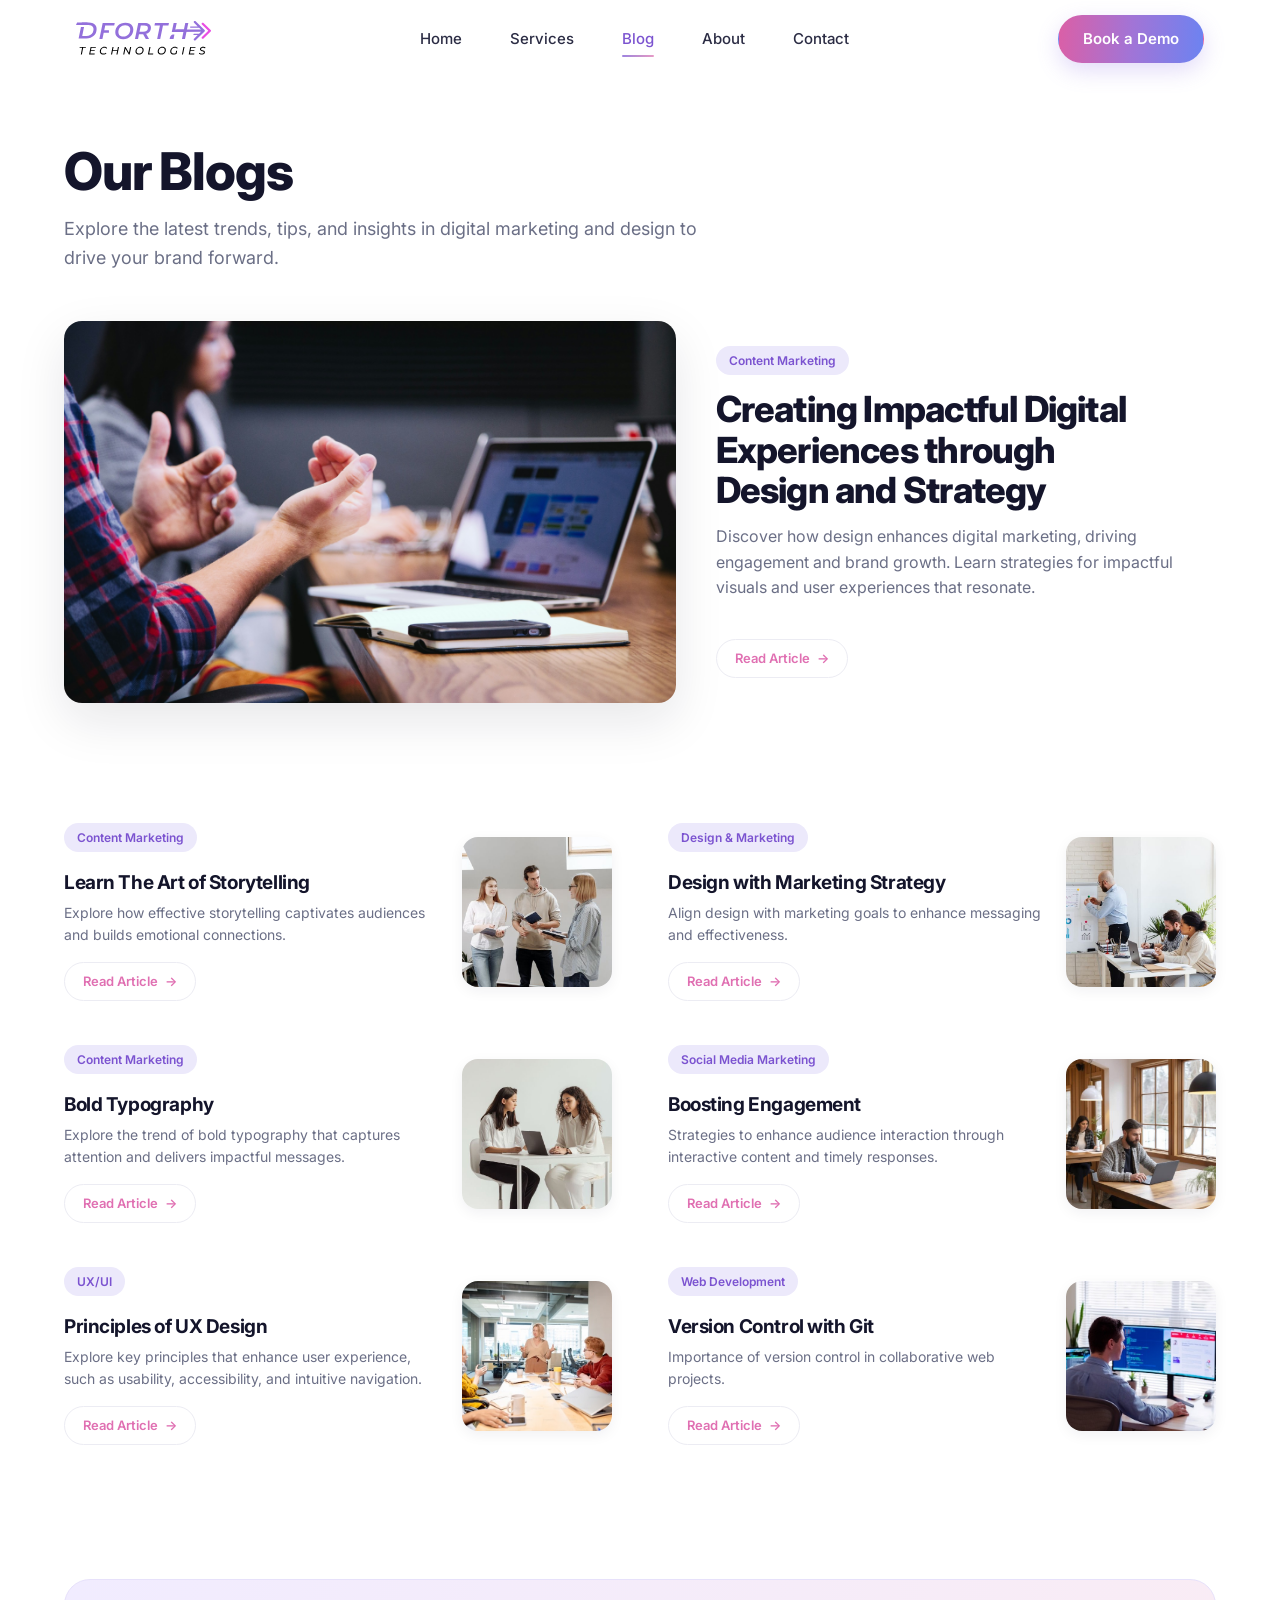
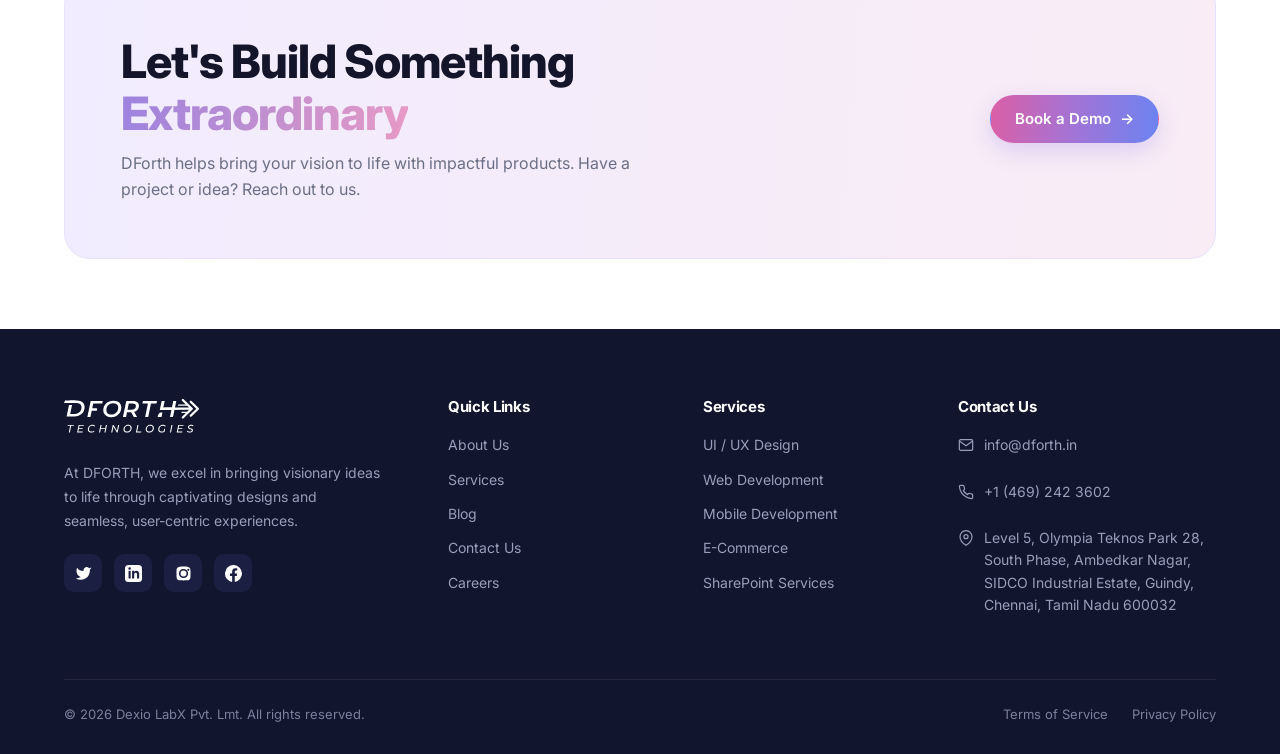
<file: blog.html>
<!DOCTYPE html>
<html lang="en">
<head>
  <meta charset="UTF-8" />
  <meta name="viewport" content="width=device-width, initial-scale=1.0" />
  <title>Our Blogs — DFORTH Technologies</title>
  <meta name="description" content="Explore the latest trends, tips and insights in digital marketing and design to drive your brand forward — from the DFORTH Technologies team." />
  <link rel="preconnect" href="https://fonts.googleapis.com" />
  <link rel="preconnect" href="https://fonts.gstatic.com" crossorigin />
  <link href="https://fonts.googleapis.com/css2?family=Inter:ital,wght@0,400;0,500;0,600;0,700;0,800;0,900;1,700;1,800&display=swap" rel="stylesheet" />
  <link rel="stylesheet" href="assets/css/styles.css" />
</head>
<body>

  <!-- ===== NAV ===== -->
  <header class="nav">
    <div class="container nav__inner">
      <a href="index.html" class="logo logo--dark" aria-label="DFORTH Technologies home">
        <img class="logo__full" src="assets/img/logo-full.svg" alt="DFORTH Technologies" />
      </a>
      <nav class="nav__links">
        <a href="index.html">Home</a>
        <a href="services.html">Services</a>
        <a href="blog.html" class="active">Blog</a>
        <a href="about.html">About</a>
        <a href="contact.html">Contact</a>
        <a href="contact.html" class="btn btn--grad">Book a Demo</a>
      </nav>
      <div class="nav__cta">
        <a href="contact.html" class="btn btn--grad">Book a Demo</a>
        <button class="nav__burger" aria-label="Toggle menu"><span></span></button>
      </div>
    </div>
  </header>

  <!-- ===== HEADER + FEATURED ===== -->
  <section class="section" style="padding-bottom:0">
    <div class="container">
      <div class="reveal" style="max-width:640px;margin-bottom:48px">
        <h1 style="font-size:clamp(34px,5vw,52px)">Our Blogs</h1>
        <p class="lead" style="margin-top:14px">Explore the latest trends, tips, and insights in digital marketing and design to drive your brand forward.</p>
      </div>

      <!-- FEATURED -->
      <article class="blog-feature reveal">
        <div class="blog-feature__media">
          <img src="assets/img/blog-feature.jpeg" alt="Creating impactful digital experiences through design and strategy" />
        </div>
        <div>
          <span class="tag">Content Marketing</span>
          <h2>Creating Impactful Digital Experiences through Design and Strategy</h2>
          <p>Discover how design enhances digital marketing, driving engagement and brand growth. Learn strategies for impactful visuals and user experiences that resonate.</p>
          <a href="blog-detail.html" class="read-pill">Read Article <span class="arrow">→</span></a>
        </div>
      </article>
    </div>
  </section>

  <!-- ===== BLOG GRID ===== -->
  <section class="section" style="padding-top:56px">
    <div class="container">
      <div class="bgrid">

        <article class="bcard reveal">
          <div class="bcard__body">
            <span class="tag">Content Marketing</span>
            <h3>Learn The Art of Storytelling</h3>
            <p>Explore how effective storytelling captivates audiences and builds emotional connections.</p>
            <a href="blog-detail.html" class="read-pill">Read Article <span class="arrow">→</span></a>
          </div>
          <a href="blog-detail.html" class="bcard__media"><img src="assets/img/post-story.jpeg" alt="Storytelling" /></a>
        </article>

        <article class="bcard reveal">
          <div class="bcard__body">
            <span class="tag">Design &amp; Marketing</span>
            <h3>Design with Marketing Strategy</h3>
            <p>Align design with marketing goals to enhance messaging and effectiveness.</p>
            <a href="blog-detail.html" class="read-pill">Read Article <span class="arrow">→</span></a>
          </div>
          <a href="blog-detail.html" class="bcard__media"><img src="assets/img/post-strategy.jpeg" alt="Marketing strategy" /></a>
        </article>

        <article class="bcard reveal">
          <div class="bcard__body">
            <span class="tag">Content Marketing</span>
            <h3>Bold Typography</h3>
            <p>Explore the trend of bold typography that captures attention and delivers impactful messages.</p>
            <a href="blog-detail.html" class="read-pill">Read Article <span class="arrow">→</span></a>
          </div>
          <a href="blog-detail.html" class="bcard__media"><img src="assets/img/post-typography.jpeg" alt="Typography" /></a>
        </article>

        <article class="bcard reveal">
          <div class="bcard__body">
            <span class="tag">Social Media Marketing</span>
            <h3>Boosting Engagement</h3>
            <p>Strategies to enhance audience interaction through interactive content and timely responses.</p>
            <a href="blog-detail.html" class="read-pill">Read Article <span class="arrow">→</span></a>
          </div>
          <a href="blog-detail.html" class="bcard__media"><img src="assets/img/post-engagement.jpeg" alt="Boosting engagement" /></a>
        </article>

        <article class="bcard reveal">
          <div class="bcard__body">
            <span class="tag">UX/UI</span>
            <h3>Principles of UX Design</h3>
            <p>Explore key principles that enhance user experience, such as usability, accessibility, and intuitive navigation.</p>
            <a href="blog-detail.html" class="read-pill">Read Article <span class="arrow">→</span></a>
          </div>
          <a href="blog-detail.html" class="bcard__media"><img src="assets/img/post-ux.jpeg" alt="UX design" /></a>
        </article>

        <article class="bcard reveal">
          <div class="bcard__body">
            <span class="tag">Web Development</span>
            <h3>Version Control with Git</h3>
            <p>Importance of version control in collaborative web projects.</p>
            <a href="blog-detail.html" class="read-pill">Read Article <span class="arrow">→</span></a>
          </div>
          <a href="blog-detail.html" class="bcard__media"><img src="assets/img/post-git.jpeg" alt="Version control with Git" /></a>
        </article>

      </div>
    </div>
  </section>

  <!-- ===== CTA ===== -->
  <section class="cta-band">
    <div class="container">
      <div class="cta-band__box reveal">
        <div>
          <h2>Let's Build Something <span class="grad-text">Extraordinary</span></h2>
          <p>DForth helps bring your vision to life with impactful products. Have a project or idea? Reach out to us.</p>
        </div>
        <a href="contact.html" class="btn btn--grad">Book a Demo <span class="arrow">→</span></a>
      </div>
    </div>
  </section>

  <!-- ===== FOOTER ===== -->
  <footer class="footer">
    <div class="container">
      <div class="footer__grid">
        <div class="footer__about">
          <a href="index.html" class="logo logo--light" aria-label="DFORTH Technologies home">
            <img class="logo__full" src="assets/img/logo-full.svg" alt="DFORTH Technologies" />
          </a>
          <p>At DFORTH, we excel in bringing visionary ideas to life through captivating designs and seamless, user-centric experiences.</p>
          <div class="socials">
            <a href="#" aria-label="Twitter"><svg viewBox="0 0 24 24"><path d="M23 3a10.9 10.9 0 0 1-3.14 1.53 4.48 4.48 0 0 0-7.86 3v1A10.66 10.66 0 0 1 3 4s-4 9 5 13a11.64 11.64 0 0 1-7 2c9 5 20 0 20-11.5a4.5 4.5 0 0 0-.08-.83A7.72 7.72 0 0 0 23 3z"/></svg></a>
            <a href="#" aria-label="LinkedIn"><svg viewBox="0 0 24 24"><path d="M19 0h-14a5 5 0 0 0-5 5v14a5 5 0 0 0 5 5h14a5 5 0 0 0 5-5v-14a5 5 0 0 0-5-5zM8 19H5V8h3zM6.5 6.7a1.8 1.8 0 1 1 0-3.6 1.8 1.8 0 0 1 0 3.6zM20 19h-3v-5.6c0-3.4-4-3.1-4 0V19h-3V8h3v1.8c1.4-2.6 7-2.8 7 2.5z"/></svg></a>
            <a href="#" aria-label="Instagram"><svg viewBox="0 0 24 24"><path d="M12 2.2c3.2 0 3.6 0 4.9.1 3.3.1 4.8 1.7 4.9 4.9.1 1.3.1 1.6.1 4.8s0 3.5-.1 4.8c-.1 3.2-1.6 4.8-4.9 4.9-1.3.1-1.6.1-4.9.1s-3.6 0-4.9-.1c-3.3-.2-4.8-1.7-4.9-4.9-.1-1.3-.1-1.6-.1-4.8s0-3.5.1-4.8C2.3 4 3.8 2.4 7.1 2.3 8.4 2.2 8.8 2.2 12 2.2zm0 3.3a6.5 6.5 0 1 0 0 13 6.5 6.5 0 0 0 0-13zm0 10.7a4.2 4.2 0 1 1 0-8.4 4.2 4.2 0 0 1 0 8.4zm6.8-10.9a1.5 1.5 0 1 0 0 3 1.5 1.5 0 0 0 0-3z"/></svg></a>
            <a href="#" aria-label="Facebook"><svg viewBox="0 0 24 24"><path d="M24 12a12 12 0 1 0-13.9 11.9v-8.4H7v-3.5h3.1V9.4c0-3 1.8-4.7 4.5-4.7 1.3 0 2.7.2 2.7.2v3h-1.5c-1.5 0-2 .9-2 1.9v2.2h3.4l-.5 3.5h-2.9v8.4A12 12 0 0 0 24 12z"/></svg></a>
          </div>
        </div>
        <div class="footer__col">
          <h4>Quick Links</h4>
          <a href="about.html">About Us</a>
          <a href="services.html">Services</a>
          <a href="blog.html">Blog</a>
          <a href="contact.html">Contact Us</a>
          <a href="contact.html">Careers</a>
        </div>
        <div class="footer__col">
          <h4>Services</h4>
          <a href="services.html">UI / UX Design</a>
          <a href="services.html">Web Development</a>
          <a href="services.html">Mobile Development</a>
          <a href="services.html">E-Commerce</a>
          <a href="services.html">SharePoint Services</a>
        </div>
        <div class="footer__col footer__contact">
          <h4>Contact Us</h4>
          <ul>
            <li><svg viewBox="0 0 24 24" fill="none" stroke-width="1.8"><rect x="2" y="4" width="20" height="16" rx="2"/><path d="M22 6l-10 7L2 6"/></svg><span><a href="mailto:info@dforth.in">info@dforth.in</a></span></li>
            <li><svg viewBox="0 0 24 24" fill="none" stroke-width="1.8"><path d="M22 16.92v3a2 2 0 0 1-2.18 2 19.8 19.8 0 0 1-8.63-3.07 19.5 19.5 0 0 1-6-6 19.8 19.8 0 0 1-3.07-8.67A2 2 0 0 1 4.11 2h3a2 2 0 0 1 2 1.72c.13.96.36 1.9.7 2.81a2 2 0 0 1-.45 2.11L8.09 9.91a16 16 0 0 0 6 6l1.27-1.27a2 2 0 0 1 2.11-.45c.9.34 1.85.57 2.81.7A2 2 0 0 1 22 16.92z"/></svg><span><a href="tel:+914692423602">+1 (469) 242 3602</a></span></li>
            <li><svg viewBox="0 0 24 24" fill="none" stroke-width="1.8"><path d="M21 10c0 7-9 13-9 13s-9-6-9-13a9 9 0 0 1 18 0z"/><circle cx="12" cy="10" r="3"/></svg><span>Level 5, Olympia Teknos Park 28, South Phase, Ambedkar Nagar, SIDCO Industrial Estate, Guindy, Chennai, Tamil Nadu 600032</span></li>
          </ul>
        </div>
      </div>
      <div class="footer__bottom">
        <span>© <span data-year>2026</span> Dexio LabX Pvt. Lmt. All rights reserved.</span>
        <div class="footer__legal"><a href="#">Terms of Service</a><a href="#">Privacy Policy</a></div>
      </div>
    </div>
  </footer>

  <script src="assets/js/main.js"></script>
</body>
</html>
</file>
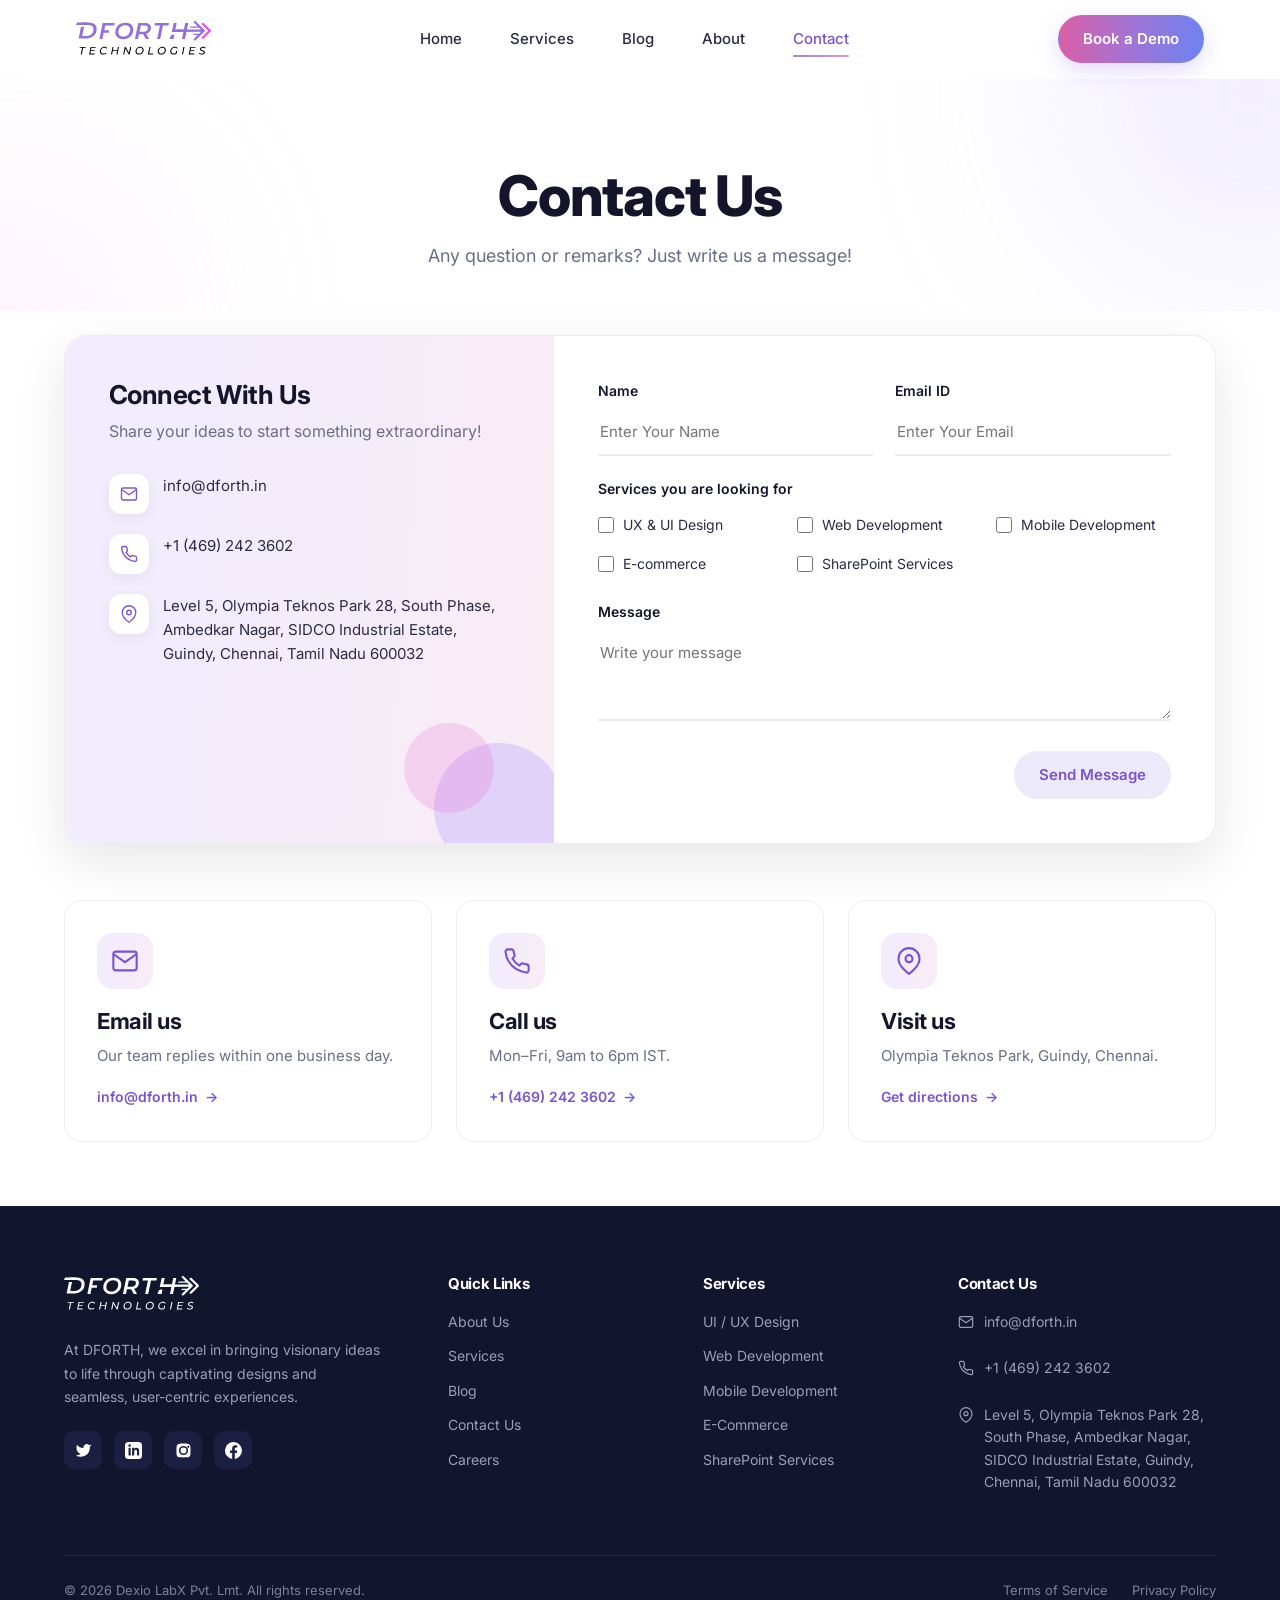
<file: contact.html>
<!DOCTYPE html>
<html lang="en">
<head>
  <meta charset="UTF-8" />
  <meta name="viewport" content="width=device-width, initial-scale=1.0" />
  <title>Contact — DFORTH Technologies</title>
  <meta name="description" content="Get in touch with DFORTH Technologies. Any question or remarks? Just write us a message." />
  <link rel="preconnect" href="https://fonts.googleapis.com" />
  <link rel="preconnect" href="https://fonts.gstatic.com" crossorigin />
  <link href="https://fonts.googleapis.com/css2?family=Inter:ital,wght@0,400;0,500;0,600;0,700;0,800;0,900;1,700;1,800&display=swap" rel="stylesheet" />
  <link rel="stylesheet" href="assets/css/styles.css" />
</head>
<body>

  <header class="nav">
    <div class="container nav__inner">
      <a href="index.html" class="logo logo--dark" aria-label="DFORTH Technologies home">
        <img class="logo__full" src="assets/img/logo-full.svg" alt="DFORTH Technologies" />
      </a>
      <nav class="nav__links">
        <a href="index.html">Home</a>
        <a href="services.html">Services</a>
        <a href="blog.html">Blog</a>
        <a href="about.html">About</a>
        <a href="contact.html" class="active">Contact</a>
        <a href="contact.html" class="btn btn--grad">Book a Demo</a>
      </nav>
      <div class="nav__cta">
        <a href="contact.html" class="btn btn--grad">Book a Demo</a>
        <button class="nav__burger" aria-label="Toggle menu"><span></span></button>
      </div>
    </div>
  </header>

  <section class="page-hero">
    <div class="hero__bg"><span class="hero__blob hero__blob--1"></span><span class="hero__blob hero__blob--2"></span></div>
    <div class="container">
      <h1>Contact Us</h1>
      <p>Any question or remarks? Just write us a message!</p>
    </div>
  </section>

  <section class="section" style="padding-top:24px">
    <div class="container">
      <div class="contact-card reveal">
        <!-- ASIDE -->
        <aside class="contact-aside">
          <span class="contact-aside__blob b1"></span>
          <span class="contact-aside__blob b2"></span>
          <h3>Connect With Us</h3>
          <p>Share your ideas to start something extraordinary!</p>
          <ul class="contact-info">
            <li>
              <span class="ic"><svg viewBox="0 0 24 24" fill="none" stroke-width="1.8"><path d="M22 6l-10 7L2 6"/><rect x="2" y="4" width="20" height="16" rx="2"/></svg></span>
              <span><a href="mailto:info@dforth.in">info@dforth.in</a></span>
            </li>
            <li>
              <span class="ic"><svg viewBox="0 0 24 24" fill="none" stroke-width="1.8"><path d="M22 16.92v3a2 2 0 0 1-2.18 2 19.8 19.8 0 0 1-8.63-3.07 19.5 19.5 0 0 1-6-6 19.8 19.8 0 0 1-3.07-8.67A2 2 0 0 1 4.11 2h3a2 2 0 0 1 2 1.72c.13.96.36 1.9.7 2.81a2 2 0 0 1-.45 2.11L8.09 9.91a16 16 0 0 0 6 6l1.27-1.27a2 2 0 0 1 2.11-.45c.9.34 1.85.57 2.81.7A2 2 0 0 1 22 16.92z"/></svg></span>
              <span><a href="tel:+914692423602">+1 (469) 242 3602</a></span>
            </li>
            <li>
              <span class="ic"><svg viewBox="0 0 24 24" fill="none" stroke-width="1.8"><path d="M21 10c0 7-9 13-9 13s-9-6-9-13a9 9 0 0 1 18 0z"/><circle cx="12" cy="10" r="3"/></svg></span>
              <span>Level 5, Olympia Teknos Park 28, South Phase, Ambedkar Nagar, SIDCO Industrial Estate, Guindy, Chennai, Tamil Nadu 600032</span>
            </li>
          </ul>
        </aside>

        <!-- FORM -->
        <form class="contact-form" id="contactForm" novalidate>
          <div class="form-row">
            <div class="field"><label for="name">Name</label><input id="name" name="name" type="text" placeholder="Enter Your Name" required /></div>
            <div class="field"><label for="email">Email ID</label><input id="email" name="email" type="email" placeholder="Enter Your Email" required /></div>
          </div>

          <p class="svc-label">Services you are looking for</p>
          <div class="svc-grid">
            <label><input type="checkbox" name="service" value="UX & UI Design" /> UX &amp; UI Design</label>
            <label><input type="checkbox" name="service" value="Web Development" /> Web Development</label>
            <label><input type="checkbox" name="service" value="Mobile Development" /> Mobile Development</label>
            <label><input type="checkbox" name="service" value="E-commerce" /> E-commerce</label>
            <label><input type="checkbox" name="service" value="SharePoint Services" /> SharePoint Services</label>
          </div>

          <div class="field"><label for="message">Message</label><textarea id="message" name="message" placeholder="Write your message" required></textarea></div>

          <div class="contact-form__actions">
            <button type="submit" class="btn btn--lav">Send Message</button>
          </div>
          <div class="form-success">Thanks! Your message has been sent — we'll be in touch shortly.</div>
        </form>
      </div>

      <!-- EXTRA INFO -->
      <div class="contact-extra">
        <div class="card reveal">
          <div class="card__ic"><svg viewBox="0 0 24 24" fill="none" stroke-width="1.8"><path d="M22 6l-10 7L2 6"/><rect x="2" y="4" width="20" height="16" rx="2"/></svg></div>
          <h3>Email us</h3>
          <p>Our team replies within one business day.</p>
          <a href="mailto:info@dforth.in" class="card__link">info@dforth.in <span class="arrow">→</span></a>
        </div>
        <div class="card reveal">
          <div class="card__ic"><svg viewBox="0 0 24 24" fill="none" stroke-width="1.8"><path d="M22 16.92v3a2 2 0 0 1-2.18 2 19.8 19.8 0 0 1-8.63-3.07 19.5 19.5 0 0 1-6-6 19.8 19.8 0 0 1-3.07-8.67A2 2 0 0 1 4.11 2h3a2 2 0 0 1 2 1.72c.13.96.36 1.9.7 2.81a2 2 0 0 1-.45 2.11L8.09 9.91a16 16 0 0 0 6 6l1.27-1.27a2 2 0 0 1 2.11-.45c.9.34 1.85.57 2.81.7A2 2 0 0 1 22 16.92z"/></svg></div>
          <h3>Call us</h3>
          <p>Mon–Fri, 9am to 6pm IST.</p>
          <a href="tel:+914692423602" class="card__link">+1 (469) 242 3602 <span class="arrow">→</span></a>
        </div>
        <div class="card reveal">
          <div class="card__ic"><svg viewBox="0 0 24 24" fill="none" stroke-width="1.8"><path d="M21 10c0 7-9 13-9 13s-9-6-9-13a9 9 0 0 1 18 0z"/><circle cx="12" cy="10" r="3"/></svg></div>
          <h3>Visit us</h3>
          <p>Olympia Teknos Park, Guindy, Chennai.</p>
          <a href="https://maps.google.com/?q=Olympia+Teknos+Park+SIDCO+Industrial+Estate+Guindy+Chennai" target="_blank" rel="noopener" class="card__link">Get directions <span class="arrow">→</span></a>
        </div>
      </div>
    </div>
  </section>

  <!-- FOOTER -->
  <footer class="footer">
    <div class="container">
      <div class="footer__grid">
        <div class="footer__about">
          <a href="index.html" class="logo logo--light" aria-label="DFORTH Technologies home">
            <img class="logo__full" src="assets/img/logo-full.svg" alt="DFORTH Technologies" />
          </a>
          <p>At DFORTH, we excel in bringing visionary ideas to life through captivating designs and seamless, user-centric experiences.</p>
          <div class="socials">
            <a href="#" aria-label="Twitter"><svg viewBox="0 0 24 24"><path d="M23 3a10.9 10.9 0 0 1-3.14 1.53 4.48 4.48 0 0 0-7.86 3v1A10.66 10.66 0 0 1 3 4s-4 9 5 13a11.64 11.64 0 0 1-7 2c9 5 20 0 20-11.5a4.5 4.5 0 0 0-.08-.83A7.72 7.72 0 0 0 23 3z"/></svg></a>
            <a href="#" aria-label="LinkedIn"><svg viewBox="0 0 24 24"><path d="M19 0h-14a5 5 0 0 0-5 5v14a5 5 0 0 0 5 5h14a5 5 0 0 0 5-5v-14a5 5 0 0 0-5-5zM8 19H5V8h3zM6.5 6.7a1.8 1.8 0 1 1 0-3.6 1.8 1.8 0 0 1 0 3.6zM20 19h-3v-5.6c0-3.4-4-3.1-4 0V19h-3V8h3v1.8c1.4-2.6 7-2.8 7 2.5z"/></svg></a>
            <a href="#" aria-label="Instagram"><svg viewBox="0 0 24 24"><path d="M12 2.2c3.2 0 3.6 0 4.9.1 3.3.1 4.8 1.7 4.9 4.9.1 1.3.1 1.6.1 4.8s0 3.5-.1 4.8c-.1 3.2-1.6 4.8-4.9 4.9-1.3.1-1.6.1-4.9.1s-3.6 0-4.9-.1c-3.3-.2-4.8-1.7-4.9-4.9-.1-1.3-.1-1.6-.1-4.8s0-3.5.1-4.8C2.3 4 3.8 2.4 7.1 2.3 8.4 2.2 8.8 2.2 12 2.2zm0 3.3a6.5 6.5 0 1 0 0 13 6.5 6.5 0 0 0 0-13zm0 10.7a4.2 4.2 0 1 1 0-8.4 4.2 4.2 0 0 1 0 8.4zm6.8-10.9a1.5 1.5 0 1 0 0 3 1.5 1.5 0 0 0 0-3z"/></svg></a>
            <a href="#" aria-label="Facebook"><svg viewBox="0 0 24 24"><path d="M24 12a12 12 0 1 0-13.9 11.9v-8.4H7v-3.5h3.1V9.4c0-3 1.8-4.7 4.5-4.7 1.3 0 2.7.2 2.7.2v3h-1.5c-1.5 0-2 .9-2 1.9v2.2h3.4l-.5 3.5h-2.9v8.4A12 12 0 0 0 24 12z"/></svg></a>
          </div>
        </div>
        <div class="footer__col">
          <h4>Quick Links</h4>
          <a href="about.html">About Us</a>
          <a href="services.html">Services</a>
          <a href="blog.html">Blog</a>
          <a href="contact.html">Contact Us</a>
          <a href="contact.html">Careers</a>
        </div>
        <div class="footer__col">
          <h4>Services</h4>
          <a href="services.html">UI / UX Design</a>
          <a href="services.html">Web Development</a>
          <a href="services.html">Mobile Development</a>
          <a href="services.html">E-Commerce</a>
          <a href="services.html">SharePoint Services</a>
        </div>
        <div class="footer__col footer__contact">
          <h4>Contact Us</h4>
          <ul>
            <li><svg viewBox="0 0 24 24" fill="none" stroke-width="1.8"><path d="M22 6l-10 7L2 6"/><rect x="2" y="4" width="20" height="16" rx="2"/></svg><span><a href="mailto:info@dforth.in">info@dforth.in</a></span></li>
            <li><svg viewBox="0 0 24 24" fill="none" stroke-width="1.8"><path d="M22 16.92v3a2 2 0 0 1-2.18 2 19.8 19.8 0 0 1-8.63-3.07 19.5 19.5 0 0 1-6-6 19.8 19.8 0 0 1-3.07-8.67A2 2 0 0 1 4.11 2h3a2 2 0 0 1 2 1.72c.13.96.36 1.9.7 2.81a2 2 0 0 1-.45 2.11L8.09 9.91a16 16 0 0 0 6 6l1.27-1.27a2 2 0 0 1 2.11-.45c.9.34 1.85.57 2.81.7A2 2 0 0 1 22 16.92z"/></svg><span><a href="tel:+914692423602">+1 (469) 242 3602</a></span></li>
            <li><svg viewBox="0 0 24 24" fill="none" stroke-width="1.8"><path d="M21 10c0 7-9 13-9 13s-9-6-9-13a9 9 0 0 1 18 0z"/><circle cx="12" cy="10" r="3"/></svg><span>Level 5, Olympia Teknos Park 28, South Phase, Ambedkar Nagar, SIDCO Industrial Estate, Guindy, Chennai, Tamil Nadu 600032</span></li>
          </ul>
        </div>
      </div>
      <div class="footer__bottom">
        <span>© <span data-year>2026</span> Dexio LabX Pvt. Lmt. All rights reserved.</span>
        <div class="footer__legal"><a href="#">Terms of Service</a><a href="#">Privacy Policy</a></div>
      </div>
    </div>
  </footer>

  <script src="assets/js/main.js"></script>
</body>
</html>
</file>
<file: assets/css/styles.css>
/* ============================================================
   DFORTH Technologies — Design System
   ============================================================ */

:root {
  /* Brand */
  --violet: #8a63d8;
  --violet-deep: #7b53d0;
  --magenta: #d24bc0;
  --pink: #e070b2;
  /* Text / logo gradient — purple → pink (per mocks) */
  --grad: linear-gradient(95deg, #9d83e0 0%, #c08fcf 50%, #e79ac6 100%);
  /* Button gradient — pink → blue (per mocks) */
  --grad-btn: linear-gradient(95deg, #db5fa6 0%, #a274d6 50%, #6c83f1 100%);
  --grad-soft: linear-gradient(95deg, #f1ecff 0%, #f9ecf5 100%);

  /* Neutrals */
  --ink: #14152b;
  --ink-soft: #2b2c44;
  --muted: #6b6f86;
  --line: #ececf3;
  --bg: #ffffff;
  --bg-alt: #f8f8fc;
  --lavender: #ece9fb;
  --navy: #11152e;
  --navy-soft: #1b2042;

  /* Type — single neutral grotesque (Inter) throughout, per mocks */
  --font-body: "Inter", system-ui, -apple-system, "Segoe UI", Roboto, sans-serif;
  --font-display: var(--font-body);

  /* Layout */
  --container: 1200px;
  --radius: 18px;
  --radius-sm: 12px;
  --shadow-sm: 0 4px 14px rgba(20, 21, 43, 0.06);
  --shadow-md: 0 18px 50px rgba(20, 21, 43, 0.10);
  --shadow-glow: 0 18px 46px rgba(140, 110, 230, 0.32);
}

/* ---------- Reset ---------- */
*, *::before, *::after { box-sizing: border-box; }
* { margin: 0; padding: 0; }
html { scroll-behavior: smooth; -webkit-text-size-adjust: 100%; }
body {
  font-family: var(--font-body);
  color: var(--ink);
  background: var(--bg);
  line-height: 1.6;
  font-size: 16px;
  -webkit-font-smoothing: antialiased;
  text-rendering: optimizeLegibility;
  overflow-x: hidden;
}
img { max-width: 100%; display: block; }
a { color: inherit; text-decoration: none; }
ul { list-style: none; }
button, input, textarea, select { font: inherit; color: inherit; }

/* ---------- Helpers ---------- */
.container { width: 100%; max-width: var(--container); margin-inline: auto; padding-inline: 24px; }
.grad-text {
  background: var(--grad);
  -webkit-background-clip: text;
  background-clip: text;
  color: transparent;
}
.eyebrow {
  display: inline-flex; align-items: center; gap: 8px;
  font-size: 13px; font-weight: 600; letter-spacing: .14em;
  text-transform: uppercase; color: var(--violet-deep);
  background: var(--lavender); padding: 7px 16px; border-radius: 999px;
}
.section { padding: clamp(44px, 5vw, 72px) 0; }
.section--alt { background: var(--bg-alt); }
.section-head { max-width: 640px; margin-bottom: clamp(32px, 3.6vw, 46px); }
.section-head.center { margin-inline: auto; text-align: center; }
.section-head h2 { text-wrap: balance; }
.section-head .lead { margin-top: 14px; }
.section-head.center .lead { max-width: 52ch; margin-inline: auto; }
h1, h2, h3, h4 { font-family: var(--font-display); font-weight: 800; line-height: 1.12; letter-spacing: -0.022em; color: var(--ink); text-wrap: balance; }
h2 { font-size: clamp(30px, 4vw, 46px); }
h3 { font-size: 22px; font-weight: 700; }
h4 { font-weight: 700; }
.lead { color: var(--muted); font-size: 18px; text-wrap: pretty; }

/* ---------- Buttons ---------- */
.btn {
  display: inline-flex; align-items: center; justify-content: center; gap: 9px;
  font-weight: 600; font-size: 15px; padding: 11px 24px; border-radius: 999px;
  border: 1px solid transparent; cursor: pointer; transition: .25s ease;
  white-space: nowrap;
}
.btn--grad { background: var(--grad-btn); color: #fff; box-shadow: 0 8px 22px rgba(140,110,230,.24); }
.btn--grad:hover { transform: translateY(-2px); box-shadow: 0 16px 38px rgba(140,110,230,.34); }
.btn--ghost { background: #fff; color: var(--ink); border-color: var(--line); box-shadow: var(--shadow-sm); }
.btn--ghost:hover { border-color: var(--violet); color: var(--violet-deep); transform: translateY(-2px); }
.btn--light { background: #fff; color: var(--violet-deep); }
.btn--light:hover { transform: translateY(-2px); box-shadow: 0 16px 40px rgba(0,0,0,.2); }
.btn--lav { background: var(--lavender); color: var(--violet-deep); }
.btn--lav:hover { background: var(--grad-btn); color: #fff; transform: translateY(-2px); box-shadow: 0 12px 30px rgba(140,110,230,.28); }
.btn .arrow { transition: transform .25s ease; }
.btn:hover .arrow { transform: translateX(4px); }

/* ---------- Logo ---------- */
.logo { display: inline-flex; align-items: center; line-height: 1; }
.logo__full { height: 36px; width: auto; display: block; }
/* Dark backgrounds (footer): render the lockup white so the dark "Technologies" text stays legible */
.logo--light .logo__full { filter: brightness(0) invert(1); }

/* ============================================================
   Navbar
   ============================================================ */
.nav {
  position: sticky; top: 0; z-index: 50;
  background: rgba(255,255,255,.82);
  backdrop-filter: saturate(160%) blur(14px);
  border-bottom: 1px solid transparent; transition: .3s ease;
}
.nav.scrolled { border-bottom-color: var(--line); box-shadow: 0 6px 24px rgba(20,21,43,.05); }
.nav__inner { display: flex; align-items: center; justify-content: space-between; height: 78px; padding-inline: 36px; }
.nav__links { display: flex; align-items: center; gap: 48px; }
.nav__links a { font-weight: 500; font-size: 15px; color: var(--ink-soft); position: relative; transition: color .2s; }
.nav__links .btn { display: none; }
.nav__links a::after {
  content: ""; position: absolute; left: 0; bottom: -6px; height: 2px; width: 0;
  background: var(--grad); border-radius: 2px; transition: width .25s ease;
}
.nav__links a:hover, .nav__links a.active { color: var(--violet-deep); }
.nav__links a:hover::after, .nav__links a.active::after { width: 100%; }
.nav__cta { display: flex; align-items: center; gap: 14px; }
.nav__burger {
  display: none; width: 44px; height: 44px; border-radius: 12px; border: 1px solid var(--line);
  background: #fff; cursor: pointer; align-items: center; justify-content: center;
}
.nav__burger span { display: block; width: 20px; height: 2px; background: var(--ink); position: relative; transition: .3s; }
.nav__burger span::before, .nav__burger span::after { content: ""; position: absolute; left: 0; width: 20px; height: 2px; background: var(--ink); transition: .3s; }
.nav__burger span::before { top: -6px; }
.nav__burger span::after { top: 6px; }
.nav.open .nav__burger span { background: transparent; }
.nav.open .nav__burger span::before { top: 0; transform: rotate(45deg); }
.nav.open .nav__burger span::after { top: 0; transform: rotate(-45deg); }

/* ============================================================
   Hero
   ============================================================ */
.hero { position: relative; padding: 90px 0 100px; overflow: hidden; }
.hero__bg { position: absolute; inset: 0; z-index: -1; }
.hero__blob { position: absolute; border-radius: 50%; filter: blur(110px); opacity: .28; }
.hero__blob--1 { width: 360px; height: 360px; background: #c9b8ff; top: -170px; right: -150px; }
.hero__blob--2 { width: 300px; height: 300px; background: #f4c4ec; bottom: -170px; left: -150px; opacity: .22; }
.hero__grid { display: grid; grid-template-columns: 1.05fr .95fr; gap: 56px; align-items: center; }
.hero h1 { font-size: clamp(30px, 6vw, 62px); margin: 22px 0; overflow-wrap: break-word; }
.hero p { font-size: 19px; color: var(--muted); max-width: 520px; }
.hero__actions { display: flex; gap: 16px; margin-top: 34px; flex-wrap: wrap; }
.hero__stats { display: flex; gap: 40px; margin-top: 50px; }
.hero__stat .num { font-family: var(--font-display); font-weight: 700; font-size: 30px; }
.hero__stat .lbl { font-size: 13px; color: var(--muted); }

.hero__visual { position: relative; }
.hero__card {
  background: #fff; border: 1px solid var(--line); border-radius: 22px;
  box-shadow: var(--shadow-md); padding: 26px; position: relative;
}
.hero__bar { height: 12px; border-radius: 6px; background: var(--bg-alt); margin: 9px 0; }
.hero__bar.w70 { width: 70%; }
.hero__bar.w90 { width: 90%; background: var(--grad); opacity: .85; }
.hero__bar.w50 { width: 50%; }
.hero__mini {
  position: absolute; background: #fff; border: 1px solid var(--line); border-radius: 16px;
  box-shadow: var(--shadow-md); padding: 16px 18px; display: flex; align-items: center; gap: 12px;
}
.hero__mini .ic { width: 42px; height: 42px; border-radius: 12px; background: var(--grad); display: grid; place-items: center; color: #fff; }
.hero__mini .ic svg { width: 22px; height: 22px; }
.hero__mini strong { font-family: var(--font-display); }
.hero__mini small { color: var(--muted); }
.hero__mini--1 { top: -26px; left: -28px; animation: float 5s ease-in-out infinite; }
.hero__mini--2 { bottom: -26px; right: -22px; animation: float 5s ease-in-out infinite 1.5s; }
@keyframes float { 0%,100%{ transform: translateY(0); } 50%{ transform: translateY(-12px); } }

/* ============================================================
   Logos / trust strip
   ============================================================ */
.trust { padding: 40px 0; border-top: 1px solid var(--line); border-bottom: 1px solid var(--line); }
.trust p { text-align: center; color: var(--muted); font-size: 13px; letter-spacing: .12em; text-transform: uppercase; margin-bottom: 22px; }
.trust__row { display: flex; flex-wrap: wrap; gap: clamp(32px, 5vw, 64px); justify-content: center; align-items: center; }
.trust__row .trust__name { font-family: var(--font-display); font-weight: 800; font-size: clamp(20px, 2.2vw, 26px); letter-spacing: -.01em; color: var(--ink-soft); opacity: .8; }
.trust__row img { height: clamp(36px, 4vw, 48px); max-width: 210px; width: auto; object-fit: contain; opacity: .9; transition: .25s ease; }
.trust__row img:hover { opacity: 1; transform: translateY(-2px); }

/* ============================================================
   Service cards
   ============================================================ */
.cards { display: grid; grid-template-columns: repeat(3, 1fr); gap: 28px; }
.card {
  background: #fff; border: 1px solid var(--line); border-radius: var(--radius);
  padding: 32px; transition: .3s ease; position: relative; overflow: hidden;
}
.card::before {
  content: ""; position: absolute; inset: 0 0 auto 0; height: 4px; background: var(--grad);
  transform: scaleX(0); transform-origin: left; transition: transform .3s ease;
}
.card:hover { transform: translateY(-6px); box-shadow: var(--shadow-md); border-color: transparent; }
.card:hover::before { transform: scaleX(1); }
.card__ic { width: 56px; height: 56px; border-radius: 16px; background: var(--grad-soft); display: grid; place-items: center; margin-bottom: 20px; }
.card__ic svg { width: 28px; height: 28px; stroke: var(--violet-deep); }
.card__ic--img { background: none; }
.card__ic--img img { width: 56px; height: 56px; object-fit: contain; border-radius: 16px; }
.card h3 { margin-bottom: 10px; }
.card p { color: var(--muted); font-size: 15px; }
.card__link { display: inline-flex; align-items: center; gap: 7px; margin-top: 18px; font-weight: 600; font-size: 14px; color: var(--violet-deep); }
.card__link .arrow { transition: transform .25s; }
.card:hover .card__link .arrow { transform: translateX(4px); }

/* ============================================================
   Feature split
   ============================================================ */
.split { display: grid; grid-template-columns: 1fr 1fr; gap: 64px; align-items: center; }
.split__media { border-radius: var(--radius); overflow: hidden; box-shadow: var(--shadow-md); position: relative; }
.split__media img { width: 100%; height: 100%; object-fit: cover; aspect-ratio: 4/3; }
.checklist { display: grid; gap: 16px; margin-top: 28px; }
.checklist li { display: flex; gap: 13px; align-items: flex-start; }
.checklist .tick { flex: 0 0 24px; width: 24px; height: 24px; border-radius: 50%; background: var(--grad-soft); display: grid; place-items: center; margin-top: 2px; }
.checklist .tick svg { width: 13px; height: 13px; stroke: var(--violet-deep); }
.checklist strong { display: block; }
.checklist span { color: var(--muted); font-size: 15px; }

/* ============================================================
   Stats band
   ============================================================ */
.stats { display: grid; grid-template-columns: repeat(4, 1fr); gap: 24px; }
.stat { text-align: center; }
.stat .num { font-family: var(--font-display); font-weight: 800; font-size: clamp(34px, 4vw, 48px); }
.stat .lbl { color: var(--muted); margin-top: 4px; }

/* ============================================================
   Process steps
   ============================================================ */
.steps { display: grid; grid-template-columns: repeat(4, 1fr); gap: 24px; counter-reset: step; }
.step { padding: 28px; border: 1px solid var(--line); border-radius: var(--radius); background:#fff; position: relative; }
.step__n { font-family: var(--font-display); font-weight: 800; font-size: 18px; width: 46px; height: 46px; border-radius: 14px; background: var(--grad); color:#fff; display:grid; place-items:center; margin-bottom: 18px; }
.step h3 { font-size: 19px; margin-bottom: 8px; }
.step p { color: var(--muted); font-size: 15px; }

/* ============================================================
   Testimonials
   ============================================================ */
.quotes { display: grid; grid-template-columns: repeat(3,1fr); gap: 28px; }
.quote { background:#fff; border:1px solid var(--line); border-radius: var(--radius); padding: 30px; display:flex; flex-direction:column; }
.quote__stars { color: #f5a623; letter-spacing: 2px; margin-bottom: 14px; }
.quote p { color: var(--ink-soft); }
.quote__who { display:flex; align-items:center; gap: 12px; margin-top: auto; padding-top: 22px; }
.quote__av { width: 46px; height: 46px; border-radius: 50%; background: var(--grad); color:#fff; display:grid; place-items:center; font-weight:700; font-family: var(--font-display); overflow:hidden; flex:0 0 46px; }
.quote__av img { width:100%; height:100%; object-fit:cover; }
.quote__who strong { display:block; font-size: 15px; }
.quote__who span { color: var(--muted); font-size: 13px; }

/* ============================================================
   CTA banner
   ============================================================ */
.cta-band { padding: 70px 0; }
.cta-band__box {
  background: var(--grad-soft); border-radius: 26px; padding: 56px;
  display: flex; align-items: center; justify-content: space-between; gap: 40px;
  position: relative; overflow: hidden; border: 1px solid #e7e1fb;
}
.cta-band__box h2 { max-width: 560px; }
.cta-band__box p { color: var(--muted); margin-top: 12px; max-width: 520px; }
.cta-band__art { position: absolute; right: 36px; top: 50%; transform: translateY(-50%); opacity: .95; }
.cta-band__art svg { width: 150px; height: 150px; }
.cta-band__art img { width: 230px; height: auto; object-fit: contain; }

/* ============================================================
   Page hero (inner pages)
   ============================================================ */
.page-hero { padding: 70px 0 40px; text-align: center; position: relative; overflow: hidden; }
.page-hero h1 { font-size: clamp(30px, 5vw, 56px); margin: 16px 0 14px; overflow-wrap: break-word; }
.page-hero p { color: var(--muted); font-size: 18px; max-width: 600px; margin-inline: auto; }
.breadcrumb { color: var(--muted); font-size: 14px; }
.breadcrumb a:hover { color: var(--violet-deep); }

/* ============================================================
   Blog
   ============================================================ */
.tag {
  display:inline-block; font-size: 12px; font-weight: 600; color: var(--violet-deep);
  background: var(--lavender); padding: 5px 13px; border-radius: 999px; margin-bottom: 14px;
}
.blog-feature { display:grid; grid-template-columns: 1.1fr .9fr; gap: 40px; align-items:center; margin-bottom: 64px; }
.blog-feature__media { border-radius: var(--radius); overflow:hidden; box-shadow: var(--shadow-md); }
.blog-feature__media img { aspect-ratio: 16/10; object-fit: cover; width: 100%; }
.blog-feature h2 { font-size: clamp(26px, 3vw, 36px); margin-bottom: 14px; }
.blog-feature p { color: var(--muted); margin-bottom: 22px; }

.blog-grid { display:grid; grid-template-columns: repeat(3,1fr); gap: 28px; }
.post {
  background:#fff; border:1px solid var(--line); border-radius: var(--radius); overflow:hidden;
  transition:.3s ease; display:flex; flex-direction:column;
}
.post:hover { transform: translateY(-6px); box-shadow: var(--shadow-md); border-color: transparent; }
.post__media { overflow:hidden; }
.post__media img { aspect-ratio: 16/10; object-fit: cover; width:100%; transition: transform .5s ease; }
.post:hover .post__media img { transform: scale(1.06); }
.post__body { padding: 24px; display:flex; flex-direction:column; flex:1; }
.post__body h3 { font-size: 19px; margin-bottom: 8px; }
.post__body p { color: var(--muted); font-size: 14px; flex:1; }
.post__link { display:inline-flex; align-items:center; gap:7px; margin-top:18px; font-weight:600; font-size:14px; color: var(--violet-deep); }
.post:hover .post__link .arrow { transform: translateX(4px); }
.post__link .arrow { transition: transform .25s; }

/* Article */
.article { max-width: 760px; margin-inline:auto; }
.article__meta { display:flex; gap: 18px; align-items:center; color: var(--muted); font-size: 14px; margin-bottom: 22px; }
.article__cover { border-radius: var(--radius); overflow:hidden; box-shadow: var(--shadow-md); margin: 14px 0 36px; }
.article__cover img { width:100%; aspect-ratio: 16/7; object-fit: cover; }
.article p { color: var(--ink-soft); margin-bottom: 22px; font-size: 17px; }
.article h2 { font-size: 28px; margin: 36px 0 14px; }
.article h3 { font-size: 21px; margin: 28px 0 10px; }
.article blockquote { border-left: 4px solid var(--violet); background: var(--bg-alt); padding: 18px 24px; border-radius: 0 12px 12px 0; color: var(--ink-soft); font-style: italic; margin: 26px 0; }
.article ul.bullets { margin: 0 0 22px 20px; list-style: disc; color: var(--ink-soft); }
.article ul.bullets li { margin-bottom: 8px; }
.article__share { display:flex; gap:18px; align-items:center; padding-top: 28px; margin-top: 36px; border-top: 1px solid var(--line); }

/* ============================================================
   Contact
   ============================================================ */
.contact-card {
  display:grid; grid-template-columns: .85fr 1.15fr; gap: 0; background:#fff;
  border:1px solid var(--line); border-radius: 24px; overflow:hidden; box-shadow: var(--shadow-md);
}
.contact-aside { background: var(--grad-soft); padding: 44px; position: relative; overflow:hidden; }
.contact-aside h3 { font-size: 26px; margin-bottom: 10px; }
.contact-aside > p { color: var(--muted); margin-bottom: 30px; }
.contact-aside__blob { position:absolute; border-radius:50%; background: rgba(124,92,252,.18); }
.contact-aside__blob.b1 { width: 130px; height:130px; bottom: -30px; right: -10px; }
.contact-aside__blob.b2 { width: 90px; height:90px; bottom: 30px; right: 60px; background: rgba(225,78,202,.18); }
.contact-info { display:grid; gap: 20px; position: relative; z-index:1; }
.contact-info li { display:flex; gap: 14px; align-items:flex-start; }
.contact-info .ic { flex:0 0 40px; width:40px; height:40px; border-radius:12px; background:#fff; display:grid; place-items:center; box-shadow: var(--shadow-sm); }
.contact-info .ic svg { width:18px; height:18px; stroke: var(--violet-deep); }
.contact-info span { font-size: 15px; color: var(--ink-soft); }
.contact-form { padding: 44px; }
.form-row { display:grid; grid-template-columns: 1fr 1fr; gap: 22px; }
.field { margin-bottom: 22px; }
.field label { display:block; font-weight:600; font-size: 14px; margin-bottom: 8px; }
.field input, .field textarea {
  width:100%; border:none; border-bottom: 2px solid var(--line); padding: 10px 2px;
  background: transparent; transition: border-color .2s; font-size: 15px;
}
.field input:focus, .field textarea:focus { outline:none; border-bottom-color: var(--violet); }
.field textarea { resize: vertical; min-height: 90px; }
.svc-label { font-weight:600; font-size: 14px; margin-bottom: 14px; }
.svc-grid { display:grid; grid-template-columns: repeat(3, 1fr); gap: 16px 24px; margin-bottom: 26px; }
.svc-grid label { display:flex; gap: 9px; align-items:center; font-size: 14px; color: var(--ink-soft); cursor:pointer; }
.svc-grid input { accent-color: var(--violet); width:16px; height:16px; }
.contact-form__actions { display:flex; justify-content:flex-end; }
.form-success { display:none; background: #ecfdf5; color:#047857; border:1px solid #a7f3d0; padding: 12px 16px; border-radius: 12px; margin-top: 16px; font-size: 14px; }
.form-success.show { display:block; }

/* Map / contact extras */
.contact-extra { display:grid; grid-template-columns: repeat(3,1fr); gap:24px; margin-top: 56px; }

/* ============================================================
   FAQ
   ============================================================ */
.faq { max-width: 800px; margin-inline:auto; }
.faq__item { border:1px solid var(--line); border-radius: var(--radius-sm); margin-bottom: 14px; background:#fff; overflow:hidden; }
.faq__q { width:100%; text-align:left; background:none; border:none; padding: 20px 24px; font-weight:600; font-size: 16px; cursor:pointer; display:flex; justify-content:space-between; align-items:center; gap:16px; }
.faq__q .pm { flex:0 0 auto; transition: transform .3s; color: var(--violet-deep); font-size: 22px; }
.faq__item.open .faq__q .pm { transform: rotate(45deg); }
.faq__a { max-height:0; overflow:hidden; transition: max-height .35s ease; }
.faq__a p { padding: 0 24px 20px; color: var(--muted); }

/* ============================================================
   Footer
   ============================================================ */
.footer { background: var(--navy); color: #c5c8de; padding: 70px 0 30px; }
.footer__grid { display:grid; grid-template-columns: 1.6fr 1fr 1fr 1.2fr; gap: 40px; }
.footer__about p { margin: 18px 0 22px; font-size: 14px; line-height: 1.7; color: #9a9eba; max-width: 320px; }
.footer h4 { color:#fff; font-size: 15px; margin-bottom: 18px; font-family: var(--font-display); }
.footer__col a, .footer__col li { display:block; font-size: 14px; color:#9a9eba; margin-bottom: 12px; transition: color .2s; }
.footer__col a:hover { color:#fff; }
.footer__contact li { display:flex; gap:10px; align-items:flex-start; }
.footer__contact svg { width:16px; height:16px; stroke:#9a9eba; flex:0 0 16px; margin-top: 3px; }
.socials { display:flex; gap:12px; }
.socials a { width:38px; height:38px; border-radius:10px; background: var(--navy-soft); display:grid; place-items:center; transition:.25s; }
.socials a:hover { background: var(--grad); transform: translateY(-3px); }
.socials svg { width:17px; height:17px; fill:#fff; }
.footer__bottom { display:flex; justify-content:space-between; align-items:center; gap:16px; margin-top: 50px; padding-top: 24px; border-top:1px solid rgba(255,255,255,.08); font-size: 13px; color:#7d809c; }
.footer__bottom a:hover { color:#fff; }
.footer__legal { display:flex; gap: 24px; }

/* ============================================================
   Reveal animation
   ============================================================ */
.reveal { opacity:0; transform: translateY(26px); transition: opacity .7s ease, transform .7s ease; }
.reveal.in { opacity:1; transform:none; }

/* ============================================================
   Responsive
   ============================================================ */
@media (max-width: 1024px) {
  .hero__grid { grid-template-columns: 1fr; gap: 48px; }
  .cards, .blog-grid, .quotes { grid-template-columns: repeat(2,1fr); }
  .steps { grid-template-columns: repeat(2,1fr); }
  .split { grid-template-columns: 1fr; gap: 40px; }
  .footer__grid { grid-template-columns: 1fr 1fr; gap: 36px; }
  .blog-feature { grid-template-columns: 1fr; }
  .contact-card { grid-template-columns: 1fr; }
  .contact-extra { grid-template-columns: 1fr; }
}
@media (max-width: 768px) {
  .section { padding: 46px 0; }
  .nav__inner { padding-inline: 24px; }
  .nav__links, .nav__cta .btn { display: none; }
  .nav__burger { display:flex; }
  .nav__cta { gap: 0; }
  .nav.open .nav__links {
    display:flex; flex-direction:column; align-items:flex-start; gap: 4px;
    position:absolute; top: 76px; left:0; right:0; background:#fff; padding: 18px 24px 26px;
    border-bottom:1px solid var(--line); box-shadow: var(--shadow-md);
  }
  .nav.open .nav__links a { padding: 12px 0; width:100%; border-bottom:1px solid var(--line); }
  .nav.open .nav__links a::after { display:none; }
  .nav.open .nav__links .btn { display:inline-flex; margin-top: 12px; }
  .cards, .blog-grid, .quotes, .steps, .stats { grid-template-columns: 1fr; }
  .stats { gap: 30px; }
  .cta-band__box { flex-direction: column; text-align:center; padding: 40px 28px; }
  .cta-band__art { display:none; }
  .form-row, .svc-grid { grid-template-columns: 1fr; }
  .footer__grid { grid-template-columns: 1fr; }
  .footer__bottom { flex-direction: column; text-align:center; }
  .hero__mini { display:none; }
  .hero__stats { gap: 26px; }
}
@media (max-width: 480px) {
  .container { padding-inline: 18px; }
  .contact-aside, .contact-form { padding: 30px 24px; }
  .hero h1 { font-size: 31px; }
  .hero p { font-size: 17px; }
  .hero__actions { width: 100%; }
  .hero__actions .btn { flex: 1; }
  .hero__stats { gap: 18px; }
  .hero__stat .num { font-size: 26px; }
  .page-hero h1 { font-size: 32px; }
  .blog-feature h2 { font-size: 26px; }
}

/* ============================================================
   HOME (PDF design) — additions
   ============================================================ */

/* ---- Centered hero with robotic hands ---- */
.hero--center { padding: 96px 0 84px; text-align: center; min-height: 600px; }
.hero__frame { position: absolute; left: 50%; top: 48%; width: 430px; height: 430px;
  transform: translate(-50%, -50%) rotate(45deg); border: 2px dotted #aebdf0;
  border-radius: 8px; opacity: .65; z-index: 0; }
@media (max-width: 640px) { .hero__frame { width: 300px; height: 300px; } }
.hero--center .hero__inner { max-width: 900px; margin-inline: auto; position: relative; z-index: 2; top: 36px; }
.hero--center h1 { font-size: clamp(32px, 4.4vw, 56px); line-height: 1.25; letter-spacing: 0; font-weight: 700; margin: 0 0 20px; }
.hero--center p { font-size: clamp(17px, 1.7vw, 24px); font-weight: 400; line-height: 1.55; color: #6b7280; max-width: 620px; margin: 0 auto 30px; }
.hero--center .btn { font-family: -apple-system, "SF Pro Display", "SF Pro", system-ui, sans-serif; font-size: 20px; font-weight: 500; padding: 14px 32px; }
.hero__hand { position: absolute; z-index: 1; pointer-events: none; user-select: none; }
.hero__hand img { width: 100%; filter: drop-shadow(0 24px 44px rgba(20,21,43,.16)); }
.hero__hand--r { width: clamp(220px, 30vw, 420px); left: auto; right: -6%; top: 30%; animation: float 6s ease-in-out infinite; }
.hero__hand--r img { transform: rotate(-25deg); }
.hero__hand--l { width: clamp(220px, 30vw, 420px); right: auto; left: -5%; top: 20%; animation: float 6s ease-in-out infinite 1.5s; }
.hero__hand--l img { transform: rotate(155deg); }
@media (max-width: 1200px) { .hero__hand--r { width: 28vw; right: -8%; } .hero__hand--l { width: 28vw; left: -8%; } }
@media (max-width: 980px) { .hero__hand { display: none; } }

/* ---- Promo card (Fueling progress / Create a team) ---- */
.promo {
  position: relative; overflow: visible;
  background: linear-gradient(120deg, #f1ecff 0%, #faf0fa 100%);
  border: 1px solid #e9e3fb; border-radius: 26px; padding: 56px 56px;
  display: grid; grid-template-columns: 1.15fr .85fr; gap: 32px; align-items: center;
}
.promo h2 { font-size: clamp(28px, 3.4vw, 40px); line-height: 1.16; margin-bottom: 16px; max-width: 540px; }
.promo p { color: var(--muted); margin-bottom: 26px; max-width: 500px; }
.promo__art { position: relative; align-self: stretch; }
.promo__art svg { width: 100%; max-width: 220px; height: auto; }
.promo__art img {
  position: absolute; top: 22%; left: 50%; transform: translate(-50%, -50%);
  width: 100%; max-width: 360px; height: auto; object-fit: contain;
}
.promo__boxes { display: grid; gap: 16px; }
.promo__box { background: #fff; border: 1px solid var(--line); border-radius: 16px; padding: 22px; box-shadow: var(--shadow-sm); }
.promo__box .ic { width: 40px; height: 40px; border-radius: 12px; background: var(--grad-soft); display: grid; place-items: center; margin-bottom: 12px; }
.promo__box .ic svg { width: 20px; height: 20px; stroke: var(--violet-deep); }
.promo__box strong { display: block; font-family: var(--font-display); margin-bottom: 6px; }
.promo__box span { color: var(--muted); font-size: 14px; }
@media (max-width: 820px) {
  .promo { grid-template-columns: 1fr; padding: 36px 28px; }
  .promo__art { order: -1; min-height: 230px; }
  .promo__art img { position: static; transform: none; width: 100%; max-width: 280px; margin: 0 auto; }
}

/* ---- Stat bar pill ---- */
.statbar { display: grid; grid-template-columns: repeat(3, 1fr);
  background: var(--lavender); border-radius: 22px; padding: 38px 24px; }
.statbar > div { text-align: center; position: relative; padding: 6px 8px; border-radius: 16px; transition: transform .35s cubic-bezier(.2,.8,.2,1), background .35s ease; }
.statbar > div + div::before { content: ""; position: absolute; left: 0; top: 12%; height: 76%; width: 1px; background: rgba(124,92,252,.22); transition: opacity .3s ease; }
.statbar > div:hover { transform: translateY(-6px); background: rgba(255,255,255,.55); }
.statbar > div:hover + div::before, .statbar > div:hover::before { opacity: 0; }
.statbar .num { font-family: var(--font-display); font-weight: 800; font-size: clamp(30px, 4vw, 44px); color: var(--ink); font-variant-numeric: tabular-nums; transition: transform .35s cubic-bezier(.2,.8,.2,1); }
.statbar > div:hover .num { transform: scale(1.06); background: var(--grad); -webkit-background-clip: text; background-clip: text; color: transparent; }
.statbar .lbl { color: var(--muted); font-size: 14px; margin-top: 4px; }

/* ---- Help cards (4-up) ---- */
.cards--4 { grid-template-columns: repeat(4, 1fr); }
.card--soft { background: var(--bg-alt); border-color: transparent; padding: 30px 28px; }
.card--soft h3 { min-height: 2.24em; display: flex; align-items: flex-end; }
.card--soft p { font-size: 14px; }
@media (max-width: 1024px) { .cards--4 { grid-template-columns: repeat(2, 1fr); } }
@media (max-width: 600px) { .cards--4 { grid-template-columns: 1fr; } }

/* ---- Why choose Dforth (globe) ---- */
.why { display: grid; grid-template-columns: 1fr 1fr; gap: 56px; align-items: center; }
.why p.lead { margin: 16px 0 26px; }
.why__globe { position: relative; display: grid; place-items: center; min-height: 480px; }
.why__sphere-wrap { display: block; filter: drop-shadow(0 26px 50px rgba(124,92,252,.34)); animation: float 7s ease-in-out infinite; }
.why__sphere { display: block; width: clamp(220px, 24vw, 300px); height: auto; animation: globe-spin 26s linear infinite; }
@keyframes globe-spin { from { transform: rotate(0deg); } to { transform: rotate(-360deg); } }
.why__ring { position: absolute; width: min(470px, 98%); aspect-ratio: 1; border: 1px solid rgba(124,92,252,.18); border-radius: 50%; pointer-events: none; }
@media (prefers-reduced-motion: reduce) { .why__sphere, .why__sphere-wrap { animation: none; } }
.why__tag {
  position: absolute; display: flex; flex-direction: column-reverse; align-items: center; gap: 10px;
  width: 168px; text-align: center; font-size: 14px; font-weight: 600; color: var(--ink); line-height: 1.3;
}
.why__tag.t4, .why__tag.t5 { flex-direction: column; }
.why__ic { width: 54px; height: 54px; border-radius: 15px; background: #fff; border: 1px solid #ece7fb; box-shadow: 0 10px 24px rgba(124,92,252,.18); display: grid; place-items: center; flex: none; }
.why__ic img { width: 30px; height: 30px; }
.why__tag.t1 { top: -3%; left: 50%; transform: translateX(-50%); }
.why__tag.t2 { top: 30%; left: -7%; }
.why__tag.t3 { top: 30%; right: -7%; }
.why__tag.t4 { bottom: -3%; left: 3%; }
.why__tag.t5 { bottom: -3%; right: 3%; }
@media (max-width: 900px) {
  .why { grid-template-columns: 1fr; gap: 40px; }
  .why__globe { display: flex; flex-direction: column; align-items: center; gap: 16px; min-height: auto; }
  .why__ring { display: none; }
  .why__tag { position: static; transform: none; flex-direction: row; width: auto; gap: 12px; text-align: left; }
  .why__tag.t1, .why__tag.t2, .why__tag.t3, .why__tag.t4, .why__tag.t5 { transform: none; flex-direction: row; }
}

/* ---- Feature service splits (alternating) ---- */
.frow { display: grid; grid-template-columns: 1fr 1fr; gap: 56px; align-items: center; margin-bottom: 72px; }
.frow:last-child { margin-bottom: 0; }
.frow__media { border-radius: var(--radius); overflow: hidden; box-shadow: var(--shadow-md); }
.frow__media img { width: 100%; aspect-ratio: 4/3; object-fit: cover; }
.frow--rev .frow__media { order: 2; }
.frow .eyebrow-text { color: var(--violet-deep); font-weight: 600; font-size: 14px; }
.frow h3 { font-size: clamp(24px, 2.6vw, 32px); margin: 8px 0 16px; }
.frow p { color: var(--muted); }
.tech-icons { display: flex; gap: 16px; margin-top: 24px; align-items: center; flex-wrap: wrap; }
.tech-icons img { width: 34px; height: 34px; object-fit: contain; }
.tech-icons span { width: 34px; height: 34px; border-radius: 9px; background: var(--bg-alt); border: 1px solid var(--line);
  display: grid; place-items: center; font-size: 15px; }
@media (max-width: 900px) { .frow { grid-template-columns: 1fr; gap: 28px; margin-bottom: 52px; } .frow--rev .frow__media { order: -1; } }

/* ---- Case studies ---- */
.case-grid { display: grid; grid-template-columns: repeat(3, 1fr); gap: 28px; }
.case { background: #fff; border: 1px solid var(--line); border-radius: var(--radius); overflow: hidden; transition: .3s ease; display: flex; flex-direction: column; }
.case:hover { transform: translateY(-6px); box-shadow: var(--shadow-md); border-color: transparent; }
.case__media { aspect-ratio: 4/3; position: relative; overflow: hidden; }
.case__media img { width: 100%; height: 100%; object-fit: cover; }
.case__media .tag { position: absolute; top: 14px; left: 14px; margin: 0; background: rgba(255,255,255,.92); }
.case__body { padding: 24px 24px 26px; }
.case__body h3 { font-size: 19px; margin-bottom: 9px; }
.case__body p { color: var(--muted); font-size: 14px; }
@media (max-width: 900px) { .case-grid { grid-template-columns: 1fr; } }

/* ---- FAQ split (title left, accordion right) ---- */
.faq-split { display: grid; grid-template-columns: .85fr 1.15fr; gap: 48px; align-items: start; }
.faq-split .faq { max-width: none; margin: 0; }
.faq-split__intro p { color: var(--muted); margin-top: 16px; }
@media (max-width: 900px) { .faq-split { grid-template-columns: 1fr; gap: 28px; } }

/* ---- Articles & Resources (featured overlay + list) ---- */
.articles-split { display: grid; grid-template-columns: 1fr 1fr; gap: 40px; align-items: stretch; }
.feature-card { position: relative; display: flex; min-height: 400px; border-radius: var(--radius); overflow: hidden; box-shadow: var(--shadow-md); }
.feature-card img { position: absolute; inset: 0; width: 100%; height: 100%; object-fit: cover; transition: transform .5s ease; }
.feature-card:hover img { transform: scale(1.05); }
.feature-card__overlay {
  position: relative; z-index: 1; margin-top: auto; width: 100%; padding: 30px 32px; color: #fff;
  background: linear-gradient(to top, rgba(12,14,30,.9) 0%, rgba(12,14,30,.55) 55%, rgba(12,14,30,0) 100%);
}
.feature-card__overlay .tag { margin-bottom: 12px; }
.feature-card__overlay h3 { color: #fff; font-size: clamp(22px, 2.4vw, 30px); line-height: 1.2; margin-bottom: 10px; }
.feature-card__overlay p { color: rgba(255,255,255,.85); font-size: 14px; max-width: 90%; }
.articles-list { display: grid; gap: 28px; align-content: center; }
@media (max-width: 920px) { .articles-split { grid-template-columns: 1fr; gap: 32px; } .feature-card { min-height: 320px; } }

/* ---- Testimonial band ---- */
.testi { background: var(--bg-alt); padding-block: clamp(44px, 5vw, 68px); }
.testi__badge { margin-bottom: 14px; }
.center-actions { text-align: center; margin-top: 32px; }

/* ---- Snug sections (balance airy whitespace around short content) ---- */
.section--snug { padding-block: clamp(40px, 4.6vw, 62px); }

/* ---- Blog page (PDF design) ---- */
.read-pill {
  display: inline-flex; align-items: center; gap: 7px; margin-top: 16px;
  font-size: 13px; font-weight: 600; color: var(--pink);
  border: 1px solid var(--line); padding: 8px 18px; border-radius: 999px; transition: .25s ease;
}
.read-pill .arrow { transition: transform .25s; }
.read-pill:hover { border-color: var(--violet); color: var(--violet-deep); box-shadow: var(--shadow-sm); }
.read-pill:hover .arrow { transform: translateX(4px); }

.bgrid { display: grid; grid-template-columns: repeat(2, 1fr); gap: 44px 56px; }
.bcard { display: grid; grid-template-columns: 1fr 150px; gap: 24px; align-items: center; }
.bcard__body h3 { font-size: 19px; margin: 6px 0 8px; }
.bcard__body p { color: var(--muted); font-size: 14px; }
.bcard__media { border-radius: 16px; overflow: hidden; aspect-ratio: 1 / 1; box-shadow: var(--shadow-sm); }
.bcard__media img { width: 100%; height: 100%; object-fit: cover; transition: transform .5s ease; }
.bcard:hover .bcard__media img { transform: scale(1.06); }
@media (max-width: 920px) { .bgrid { grid-template-columns: 1fr; gap: 36px; } }
@media (max-width: 460px) { .bcard { grid-template-columns: 1fr; } .bcard__media { aspect-ratio: 16/10; max-height: 200px; } }

/* ---- Blog detail (PDF design) ---- */
.detail-hero { padding: 32px 0 0; }
.detail-hero__banner {
  position: relative; border-radius: 22px; overflow: hidden; min-height: 440px;
  display: flex; align-items: center; box-shadow: var(--shadow-md);
}
.detail-hero__banner img { position: absolute; inset: 0; width: 100%; height: 100%; object-fit: cover; z-index: 0; }
.detail-hero__banner::after {
  content: ""; position: absolute; inset: 0; z-index: 1;
  background: linear-gradient(90deg, rgba(12,14,30,.82) 0%, rgba(12,14,30,.55) 45%, rgba(12,14,30,.15) 100%);
}
.detail-hero__copy { position: relative; z-index: 2; max-width: 620px; padding: 48px 56px; color: #fff; }
.detail-hero__copy h1 { color: #fff; font-size: clamp(30px, 4.6vw, 50px); line-height: 1.14; margin-bottom: 16px; }
.detail-hero__copy p { color: rgba(255,255,255,.86); font-size: 17px; max-width: 480px; }
@media (max-width: 600px) { .detail-hero__copy { padding: 34px 26px; } .detail-hero__banner { min-height: 360px; } }

.article__float {
  float: right; width: 300px; margin: 6px 0 18px 28px; border-radius: 16px;
  overflow: hidden; box-shadow: var(--shadow-md);
}
.article__float img { width: 100%; aspect-ratio: 4/3; object-fit: cover; }
@media (max-width: 600px) { .article__float { float: none; width: 100%; margin: 10px 0 24px; } }

/* ============================================================
   Mobile polish — overrides for home additions (kept last so
   source order beats the equal-specificity base rules above)
   ============================================================ */
@media (max-width: 768px) {
  .hero--center { padding: 56px 0 48px; min-height: auto; }
  .hero--center h1 { font-size: clamp(28px, 7.4vw, 40px); line-height: 1.22; }
  .hero--center p { font-size: 17px; margin-bottom: 26px; }
  .hero--center .btn { font-size: 16px; padding: 13px 26px; white-space: normal; max-width: 100%; }
  .statbar { padding: 28px 18px; gap: 10px; }
  .statbar .num { font-size: clamp(26px, 8vw, 38px); }
  .promo { padding: 32px 24px; }
}
@media (max-width: 480px) {
  .hero--center h1 { font-size: 26px; }
  .hero--center p { font-size: 15.5px; }
  .statbar { grid-template-columns: 1fr; gap: 22px; }
  .statbar > div + div::before { display: none; }
}
</file>
